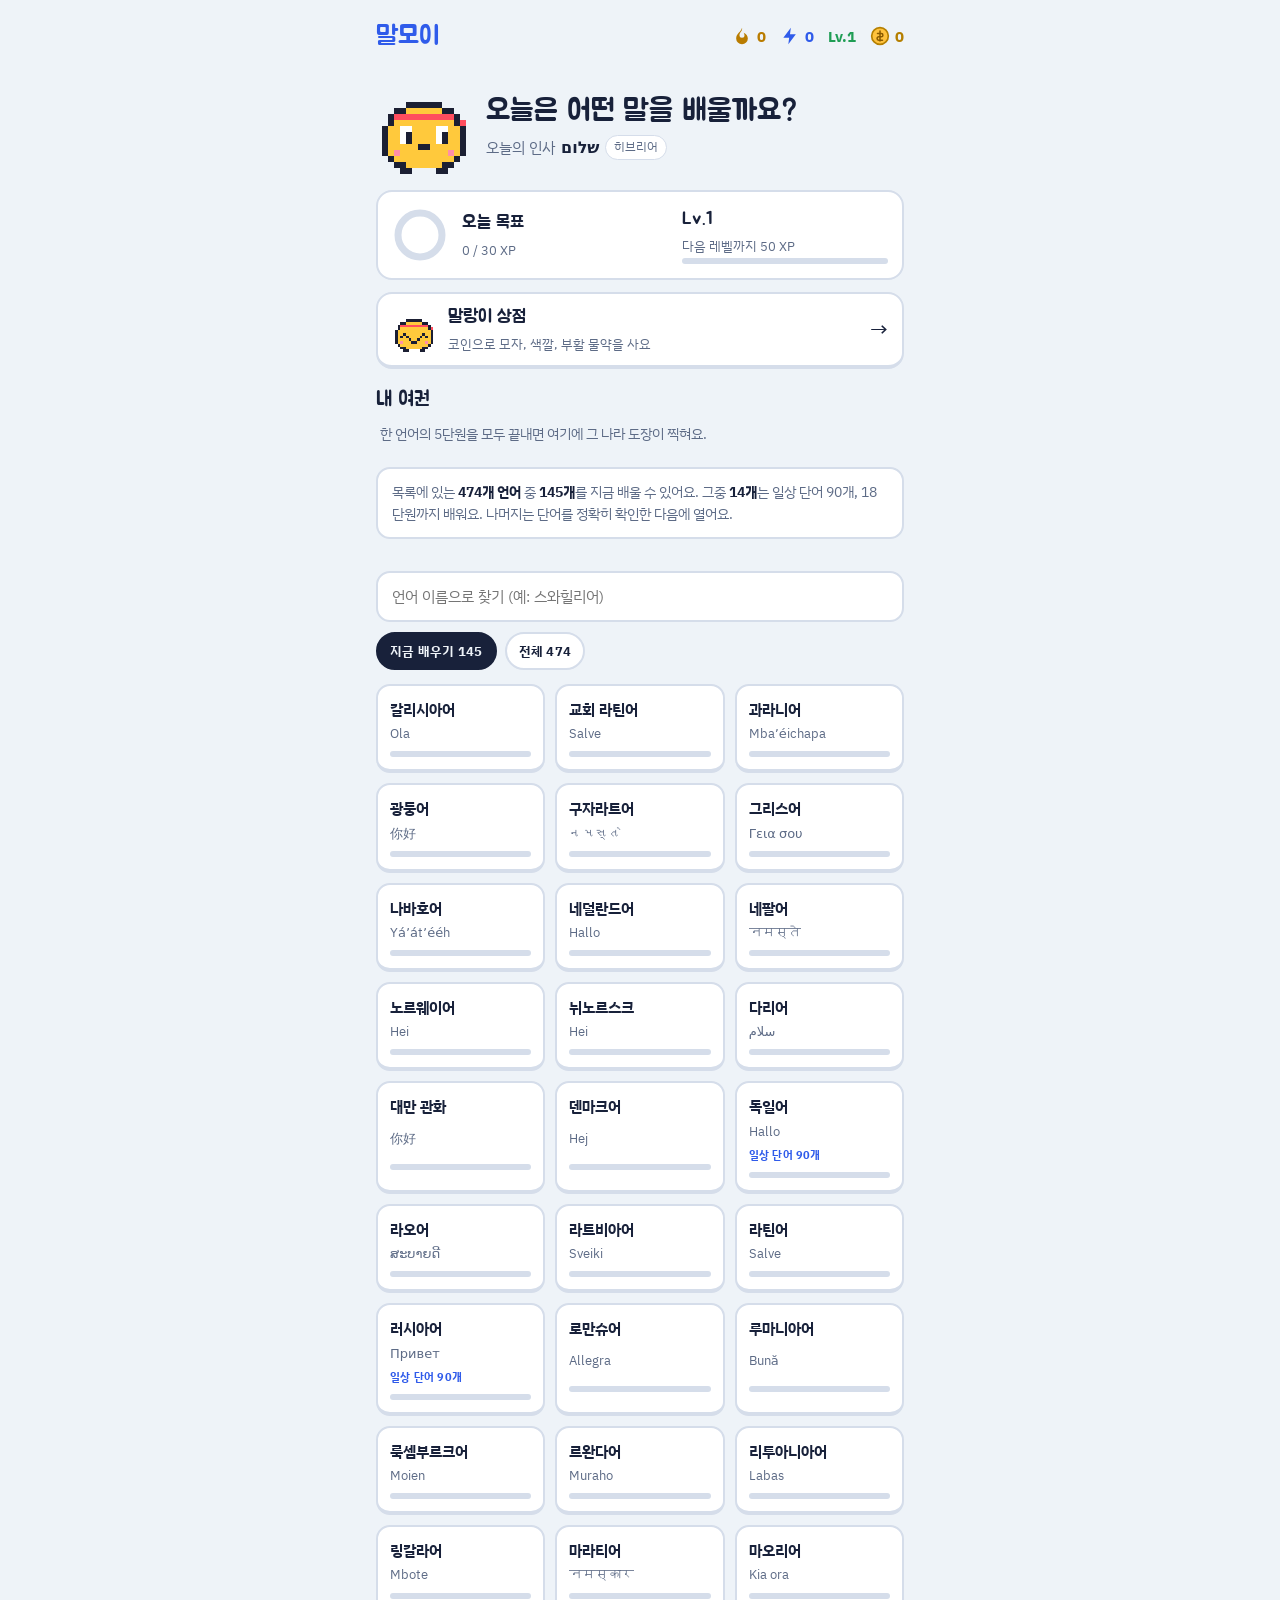
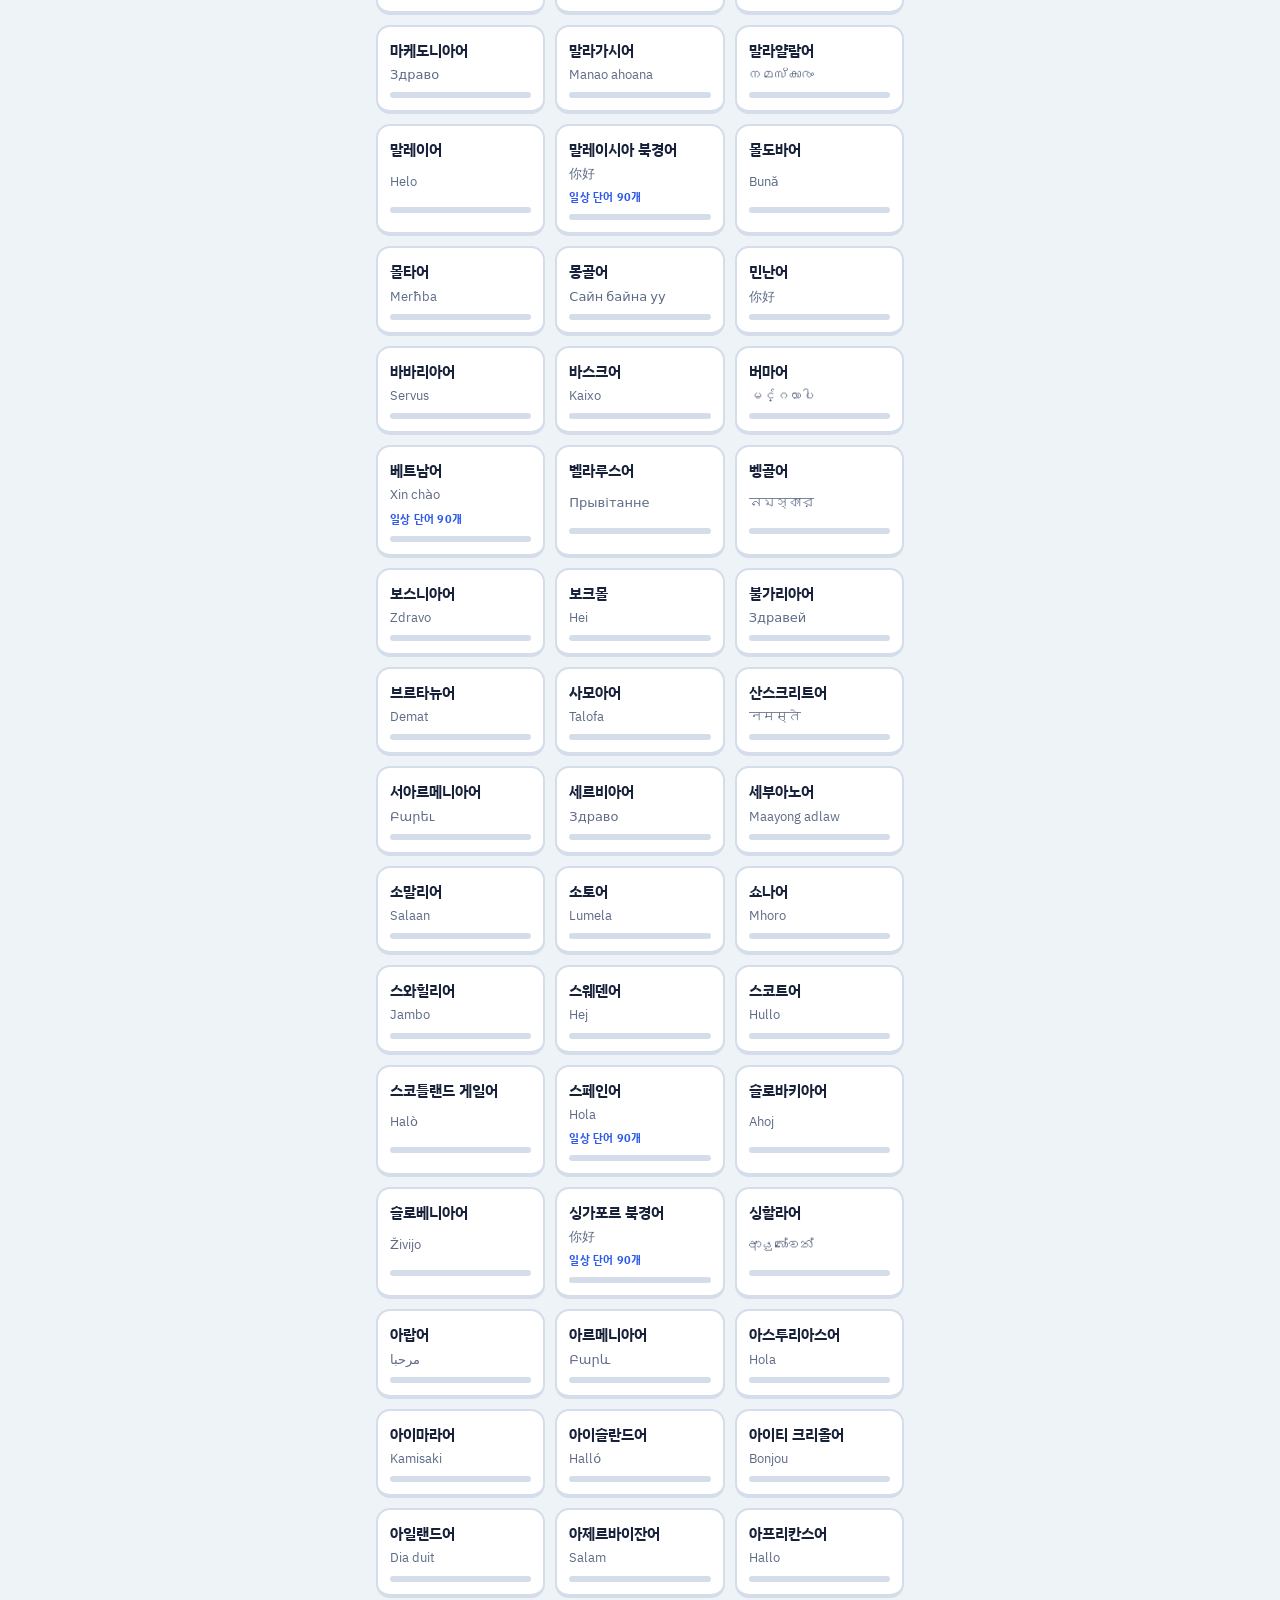
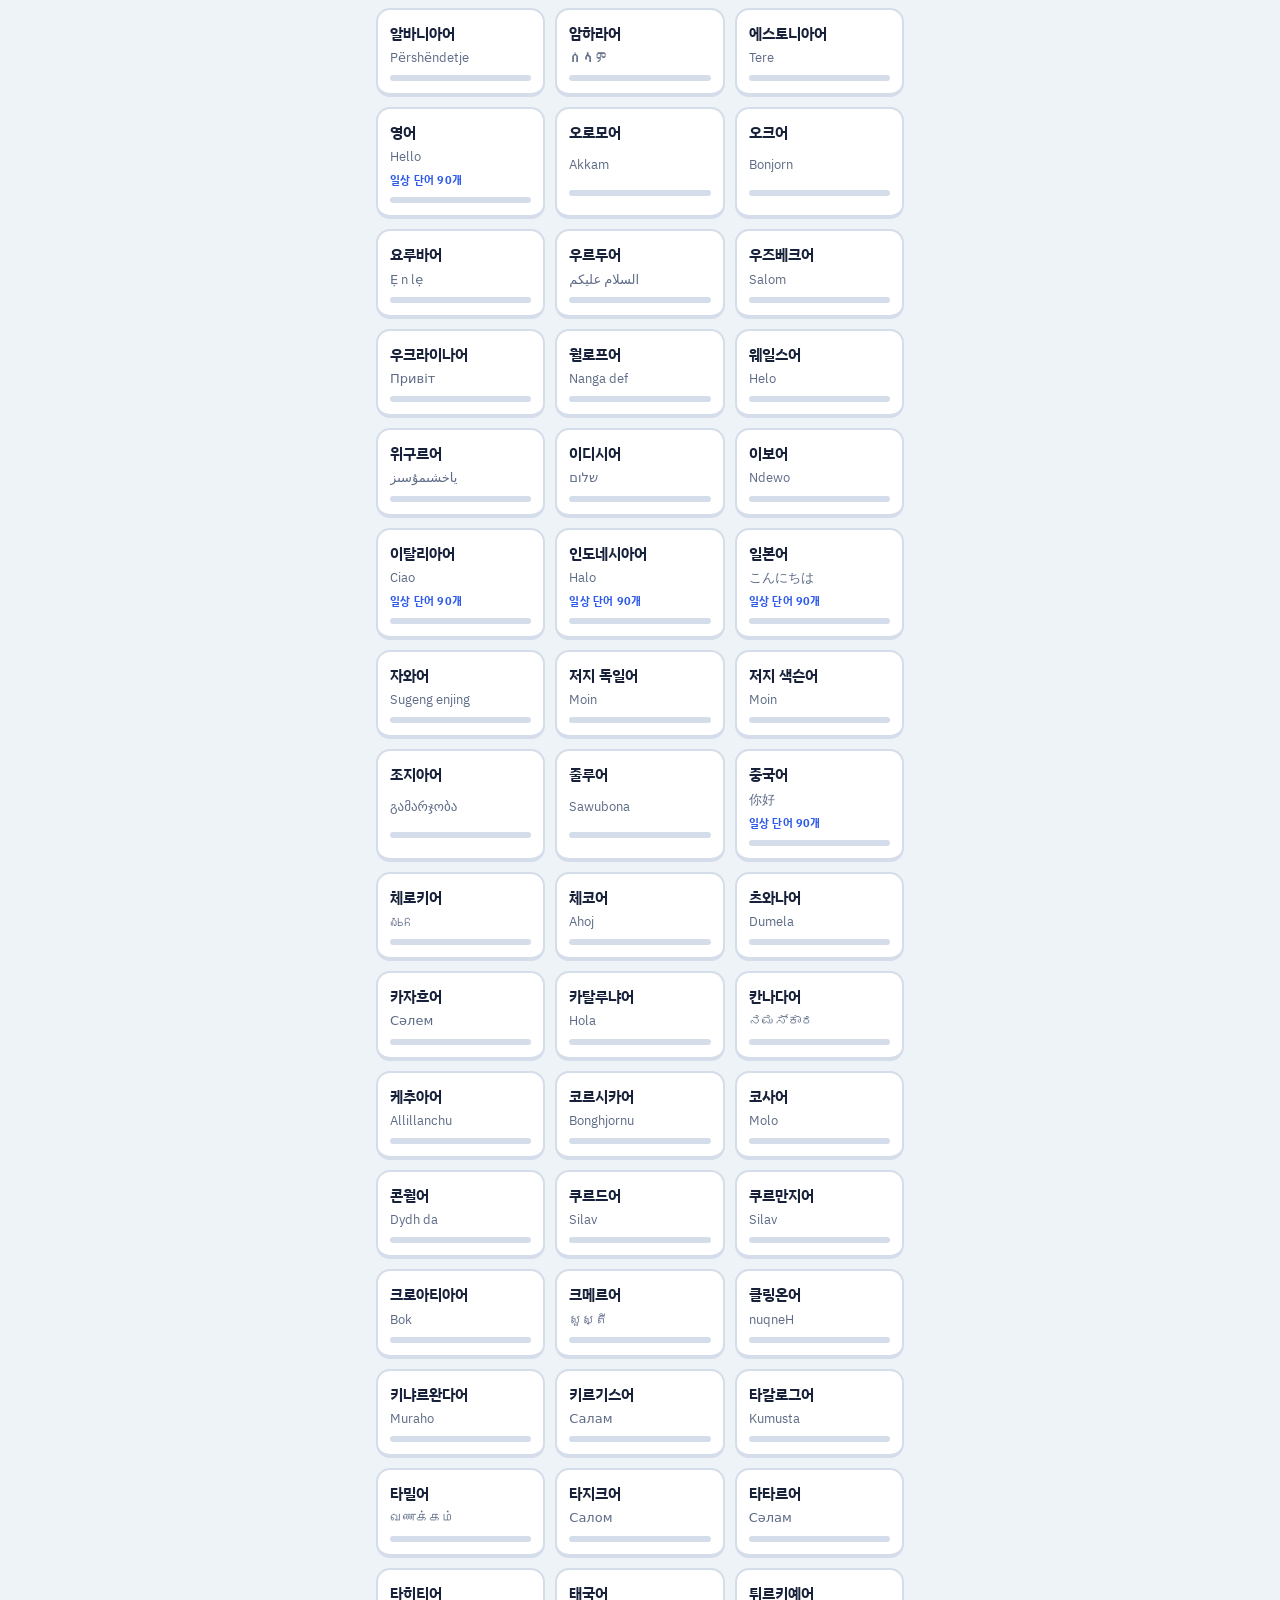
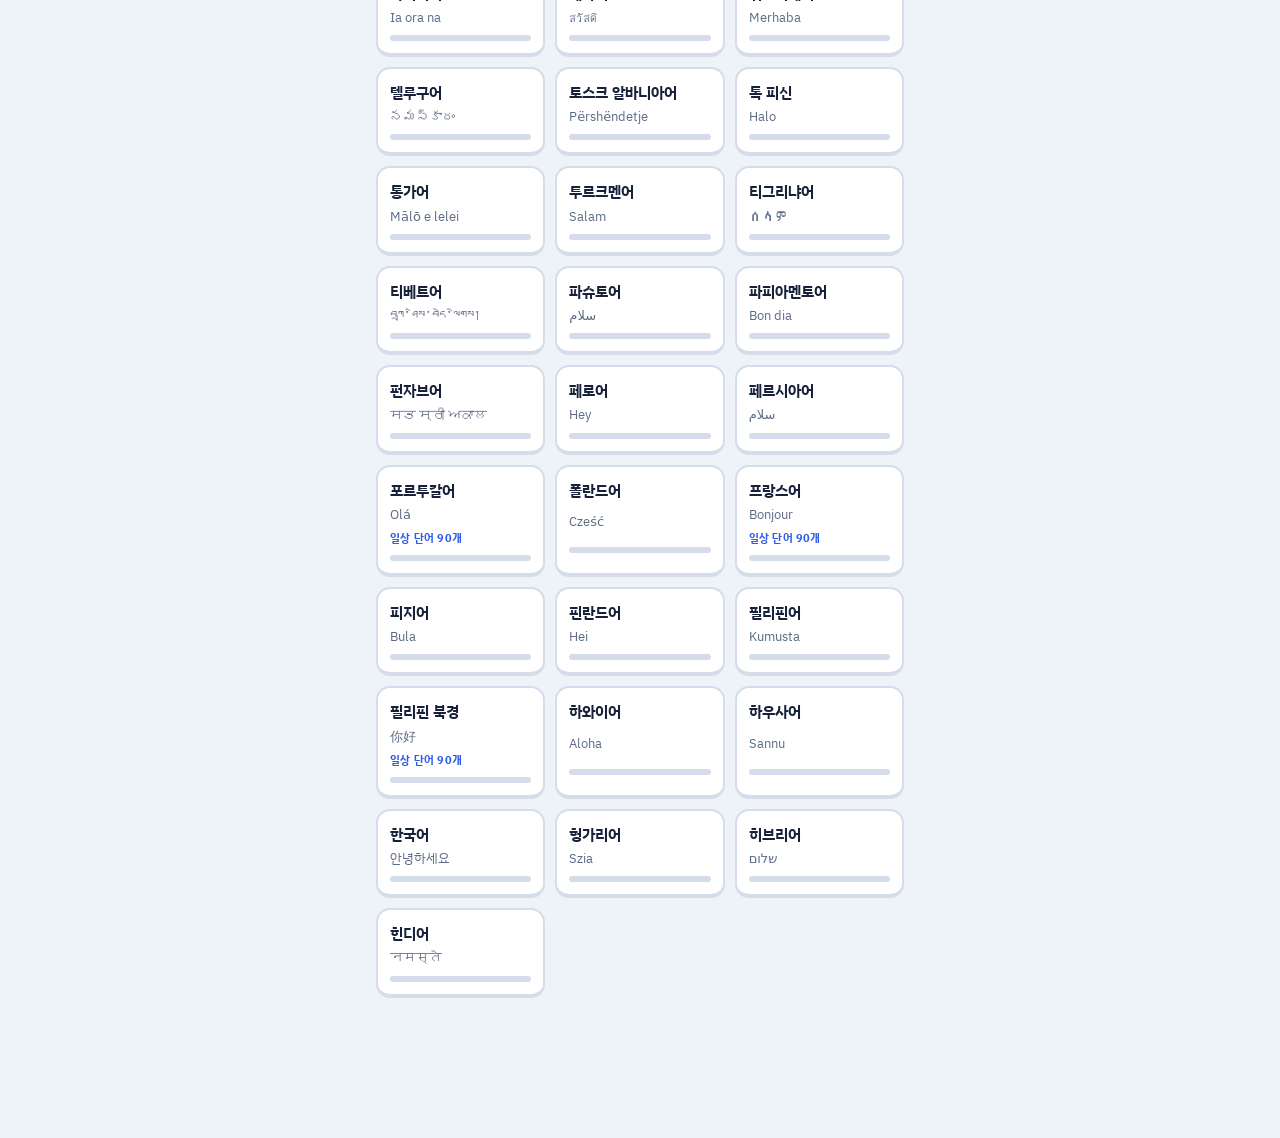
<file: index.html>
<!doctype html>
<html lang="ko">
<head>
<meta charset="utf-8">
<meta name="viewport" content="width=device-width, initial-scale=1, viewport-fit=cover">
<title>말모이 언어학교</title>
<link rel="preconnect" href="https://fonts.googleapis.com">
<link rel="preconnect" href="https://fonts.gstatic.com" crossorigin>
<link rel="stylesheet" href="https://fonts.googleapis.com/css2?family=Jua&family=IBM+Plex+Sans+KR:wght@400;500;700&display=swap">
<style>
/* Layout: 한 줄짜리 앱 화면(최대 560px) — 언어 고르기 → 단원 길 → 문제 카드 + 아래 고정 버튼 */
:root{
  --bg:#EEF3F8; --surface:#FFFFFF; --ink:#18213A; --muted:#5D6B86; --line:#D5DDEA;
  --accent:#2F5BEA; --accent-deep:#1E3DAA; --on-accent:#FFFFFF;
  --gold:#F2A900; --gold-deep:#B97C00;
  --good:#1F9D55; --good-bg:#DDF5E6; --bad:#D93A45; --bad-bg:#FBE1E3;
  --locked:#C3CCDA; --locked-deep:#9AA6BA;
  --display:"Jua","IBM Plex Sans KR",system-ui,sans-serif;
  --body:"IBM Plex Sans KR",system-ui,-apple-system,"Segoe UI","Noto Sans",sans-serif;
  color-scheme:light;
}
@media (prefers-color-scheme: dark){
  :root{
    --bg:#0F1524; --surface:#18203A; --ink:#E8EDF7; --muted:#9AA8C4; --line:#2A3555;
    --accent:#7090FF; --accent-deep:#3F5CCB; --on-accent:#0B1020;
    --gold:#FFC23D; --gold-deep:#B9860F;
    --good:#43D184; --good-bg:#12351F; --bad:#FF6B75; --bad-bg:#3A1519;
    --locked:#34405E; --locked-deep:#242D45;
    color-scheme:dark;
  }
}
*{box-sizing:border-box}
html,body{height:100%;margin:0}
body{background:var(--bg);color:var(--ink);font:15px/1.55 var(--body);-webkit-tap-highlight-color:transparent}
[hidden]{display:none!important}
button{font:inherit;color:inherit;cursor:pointer}
button:focus-visible,input:focus-visible{outline:3px solid var(--accent);outline-offset:2px}
.app{max-width:560px;margin:0 auto;padding-left:max(16px,env(safe-area-inset-left,0px));padding-right:max(16px,env(safe-area-inset-right,0px));padding-block:calc(16px + env(safe-area-inset-top,0px)) 140px}
h1,h2,h3{font-family:var(--display);font-weight:400;margin:0;text-wrap:balance;line-height:1.2}

/* 상단 상태줄 */
.topbar{display:flex;align-items:center;gap:12px;justify-content:space-between}
.brand{font-family:var(--display);font-size:26px;color:var(--accent)}
.stats{display:flex;gap:14px;font-weight:700;font-variant-numeric:tabular-nums}
.stat{display:flex;align-items:center;gap:5px}
.stat svg{width:20px;height:20px}
.stat.fire{color:var(--gold-deep)} .stat.xp{color:var(--accent)} .stat.heart{color:var(--bad)}
@media (prefers-color-scheme: dark){ .stat.fire{color:var(--gold)} }

/* 홈 */
.hero{margin-top:22px;display:grid;gap:6px}
.hero h1{font-size:30px}
.hero p{margin:0;color:var(--muted)}
.notice{margin-top:14px;padding:12px 14px;border-radius:14px;background:var(--surface);border:2px solid var(--line);color:var(--muted);font-size:14px}
.notice b{color:var(--ink)}
.continue{margin-top:14px;display:flex;align-items:center;gap:12px;padding:14px;border-radius:16px;background:var(--accent);color:var(--on-accent);border:0;border-bottom:4px solid var(--accent-deep);width:100%;text-align:left}
.continue .big{font-family:var(--display);font-size:20px}
.continue small{display:block;opacity:.85}
.continue .go{margin-left:auto;font-family:var(--display);font-size:22px}
.search{margin-top:18px;width:100%;padding:12px 14px;font:inherit;border-radius:14px;border:2px solid var(--line);background:var(--surface);color:var(--ink)}
.chips{display:flex;gap:8px;margin-top:10px;flex-wrap:wrap}
.chip{padding:7px 12px;border-radius:999px;border:2px solid var(--line);background:var(--surface);font-weight:700;font-size:13px;letter-spacing:.02em}
.chip[aria-pressed="true"]{background:var(--ink);color:var(--bg);border-color:var(--ink)}
.grid{margin-top:14px;display:grid;grid-template-columns:repeat(auto-fill,minmax(150px,1fr));gap:10px}
.lang{display:grid;gap:2px;text-align:left;padding:12px;border-radius:14px;background:var(--surface);border:2px solid var(--line);border-bottom-width:4px;min-width:0}
.lang .nm{font-weight:700;overflow-wrap:anywhere}
.lang .hi{font-size:13px;color:var(--muted);overflow:hidden;text-overflow:ellipsis;white-space:nowrap}
.lang .bar{height:6px;border-radius:6px;background:var(--line);margin-top:6px;overflow:hidden}
.lang .bar i{display:block;height:100%;background:var(--gold)}
.lang .tag{justify-self:start;margin-top:4px;font-size:11px;font-weight:700;color:var(--accent);letter-spacing:.02em}
.lang.soon{opacity:.6;border-bottom-width:2px}
.lang.soon .hi{font-style:normal}
.lang:not(.soon):hover{border-color:var(--accent)}
.empty{color:var(--muted);padding:20px 0}

/* 코스 */
.back{border:0;background:none;font-family:var(--display);font-size:18px;color:var(--muted);padding:6px 0}
.course-head{margin-top:8px;display:grid;gap:4px}
.course-head h2{font-size:30px}
.course-head p{margin:0;color:var(--muted)}
.path{margin:26px 0 10px;display:grid;gap:22px;justify-items:center}
.node{display:grid;justify-items:center;gap:6px}
.node button{width:76px;height:70px;border-radius:50%;border:0;font-family:var(--display);font-size:26px;color:var(--on-accent);background:var(--accent);box-shadow:0 6px 0 var(--accent-deep);transition:transform .1s}
.node button:active{transform:translateY(4px);box-shadow:0 2px 0 var(--accent-deep)}
.node.done button{background:var(--gold);box-shadow:0 6px 0 var(--gold-deep);color:#3A2600}
.node.locked button{background:var(--locked);box-shadow:0 6px 0 var(--locked-deep);color:var(--muted)}
.node.current button{animation:bob 1.6s ease-in-out infinite}
.node .lbl{font-weight:700;text-align:center;line-height:1.3}
.node .lbl small{display:block;font-weight:400;color:var(--muted)}
@keyframes bob{50%{transform:translateY(-5px)}}
.words{margin-top:28px;background:var(--surface);border-radius:18px;border:2px solid var(--line);overflow:hidden}
.words h3{font-size:20px;padding:14px 16px 6px}
.wrow{display:grid;grid-template-columns:84px 1fr auto;gap:10px;align-items:center;padding:10px 16px;border-top:1px solid var(--line)}
.wrow .ko{color:var(--muted);font-size:14px}
.wrow .fw{font-weight:700;min-width:0;overflow-wrap:anywhere}
.wrow .fw small{display:block;font-weight:400;color:var(--muted)}
.spk{width:38px;height:38px;border-radius:12px;border:2px solid var(--line);background:var(--bg);display:grid;place-items:center;color:var(--accent)}
.spk svg{width:20px;height:20px}

/* 레슨 */
.lhead{display:flex;align-items:center;gap:12px}
.x{border:0;background:none;font-size:26px;line-height:1;color:var(--muted);padding:4px}
.progress{flex:1;height:16px;border-radius:10px;background:var(--line);overflow:hidden}
.progress i{display:block;height:100%;width:0;background:var(--good);border-radius:10px;transition:width .35s}
.qtitle{margin-top:26px;font-size:24px}
.prompt{margin-top:18px;display:flex;align-items:center;gap:14px;padding:16px;border-radius:18px;background:var(--surface);border:2px solid var(--line)}
.prompt .word{font-size:28px;font-weight:700;line-height:1.25;min-width:0;overflow-wrap:anywhere}
.prompt .word small{display:block;font-size:15px;font-weight:400;color:var(--muted)}
.prompt .spk{width:52px;height:52px;flex:none;background:var(--accent);border-color:var(--accent-deep);color:var(--on-accent)}
.opts{margin-top:18px;display:grid;grid-template-columns:1fr 1fr;gap:10px}
.opt{position:relative;padding:16px 12px 14px;border-radius:16px;border:2px solid var(--line);border-bottom-width:4px;background:var(--surface);text-align:center;font-weight:700;font-size:17px;min-width:0;overflow-wrap:anywhere}
.opt small{display:block;font-weight:400;font-size:13px;color:var(--muted)}
.opt .k{position:absolute;top:6px;left:9px;font-size:11px;color:var(--muted);font-weight:500}
.opt[aria-pressed="true"]{border-color:var(--accent);background:color-mix(in srgb,var(--accent) 12%,var(--surface))}
.opt.right{border-color:var(--good);background:var(--good-bg)}
.opt.wrong{border-color:var(--bad);background:var(--bad-bg)}
.match{margin-top:18px;display:grid;grid-template-columns:1fr 1fr;gap:10px}
.match .col{display:grid;gap:10px;align-content:start}
.match .opt.gone{opacity:.35;pointer-events:none;border-bottom-width:2px}
.shake{animation:shake .3s}
@keyframes shake{25%{transform:translateX(-5px)}75%{transform:translateX(5px)}}

.foot{position:fixed;left:0;right:0;bottom:0;background:var(--bg);border-top:2px solid var(--line);padding-top:14px;padding-bottom:calc(14px + env(safe-area-inset-bottom,0px));padding-left:max(16px,env(safe-area-inset-left,0px));padding-right:max(16px,env(safe-area-inset-right,0px))}
.foot.ok{background:var(--good-bg);border-color:transparent}
.foot.no{background:var(--bad-bg);border-color:transparent}
.foot-in{max-width:560px;margin:0 auto;display:grid;gap:10px}
.fb{font-family:var(--display);font-size:22px}
.foot.ok .fb{color:var(--good)} .foot.no .fb{color:var(--bad)}
.fb small{display:block;font-family:var(--body);font-size:15px;color:var(--ink)}
.btn{width:100%;padding:14px;border-radius:16px;border:0;font-family:var(--display);font-size:20px;letter-spacing:.03em;background:var(--accent);color:var(--on-accent);box-shadow:0 4px 0 var(--accent-deep)}
.btn:active{transform:translateY(3px);box-shadow:0 1px 0 var(--accent-deep)}
.btn:disabled{background:var(--locked);color:var(--muted);box-shadow:0 4px 0 var(--locked-deep);cursor:default}
.foot.ok .btn{background:var(--good);box-shadow:0 4px 0 color-mix(in srgb,var(--good) 60%,#000)}
.foot.no .btn{background:var(--bad);box-shadow:0 4px 0 color-mix(in srgb,var(--bad) 60%,#000)}
.btn.ghost{background:var(--surface);color:var(--ink);box-shadow:0 4px 0 var(--line);border:2px solid var(--line)}

/* 결과 */
.result{margin-top:12vh;display:grid;gap:18px;text-align:center;justify-items:center}
.result h2{font-size:34px}
.result p{margin:0;color:var(--muted)}
.medal{width:120px;height:120px;border-radius:50%;display:grid;place-items:center;font-family:var(--display);font-size:46px;background:var(--gold);color:#3A2600;box-shadow:0 8px 0 var(--gold-deep)}
.medal.fail{background:var(--bad-bg);color:var(--bad);box-shadow:0 8px 0 var(--bad)}
.tiles{display:grid;grid-template-columns:repeat(3,1fr);gap:10px;width:100%}
.tile{padding:12px 8px;border-radius:14px;border:2px solid var(--line);background:var(--surface)}
.tile b{display:block;font-family:var(--display);font-size:24px;font-variant-numeric:tabular-nums}
.tile span{font-size:12px;color:var(--muted);letter-spacing:.04em}

.toast{position:fixed;left:50%;top:calc(12px + env(safe-area-inset-top,0px));transform:translateX(-50%);max-width:min(92vw,460px);background:var(--ink);color:var(--bg);padding:12px 16px;border-radius:14px;font-size:14px;z-index:20}
/* 전투 */
.arena{margin-top:14px;display:flex;align-items:flex-end;justify-content:space-between;gap:12px;padding:12px 18px 10px;border-radius:18px;background:color-mix(in srgb,var(--accent) 9%,var(--surface));border:2px solid var(--line);border-bottom:6px solid color-mix(in srgb,var(--good) 55%,var(--surface))}
.fighter{position:relative;display:grid;justify-items:center;gap:4px;width:104px}
.fighter .mas{width:64px;height:64px}
.monster{width:72px;height:72px}
.monster.boss{width:92px;height:92px}
.monster svg{width:100%;height:100%;display:block}
.hpbar{width:100%;height:8px;border-radius:6px;background:var(--line);overflow:hidden}
.hpbar i{display:block;height:100%;width:100%;transition:width .35s}
.me .hpbar i{background:var(--bad)}
.foe .hpbar i{background:var(--good)}
.fname{font-size:12px;font-weight:700;color:var(--muted);white-space:nowrap}
.vs{font-family:var(--display);font-size:20px;color:var(--muted);align-self:center}
.attack{animation:attack .4s}
@keyframes attack{40%{transform:translateX(28px) rotate(8deg)}}
.hurt{animation:hurt .4s}
@keyframes hurt{25%{transform:translateX(6px);filter:brightness(1.7)}75%{transform:translateX(-6px)}}
.lunge{animation:lunge .45s}
@keyframes lunge{40%{transform:translateX(-32px) scale(1.12)}}
.down{animation:down .7s forwards}
@keyframes down{to{transform:rotate(90deg) translateX(8px);opacity:.45}}
.pop-num{position:absolute;top:-8px;left:50%;transform:translateX(-50%);font-family:var(--display);font-size:22px;color:var(--bad);pointer-events:none;white-space:nowrap;animation:rise .9s forwards}
.pop-num.good{color:var(--good)}
@keyframes rise{to{transform:translate(-50%,-32px);opacity:0}}
.ko-wrap{position:relative;width:130px;height:130px}
.ko-wrap svg{width:100%;height:100%;filter:grayscale(.4)}
.ko-tag{position:absolute;right:-14px;top:6px;transform:rotate(14deg);font-family:var(--display);font-size:30px;color:var(--bad);border:3px solid var(--bad);border-radius:10px;padding:0 8px;background:var(--surface)}
.node button svg{width:52px;height:52px}
.node.boss button{width:100px;height:92px}
.node.boss button svg{width:76px;height:76px}
.node.locked button svg{filter:grayscale(1);opacity:.55}
/* 상점 */
.stat.coin{border:0;background:none;padding:0;color:#B57F00;font:inherit;font-weight:700}
.stat.coin svg{width:20px;height:20px}
.shop-link{margin-top:12px;width:100%;display:flex;align-items:center;gap:12px;padding:10px 14px;border-radius:16px;border:2px solid var(--line);border-bottom-width:4px;background:var(--surface);text-align:left}
.shop-link .mas{width:44px;height:44px}
.shop-link b{font-family:var(--display);font-weight:400;font-size:18px;display:block}
.shop-link small{color:var(--muted)}
.shop-link .go{margin-left:auto;font-family:var(--display);font-size:22px}
.shop-head{margin-top:8px;display:flex;align-items:center;gap:14px}
.shop-head h2{font-size:28px}
.shop-head p{margin:2px 0 0;color:var(--muted)}
.potion{margin-top:16px;display:flex;align-items:center;gap:12px;padding:14px;border-radius:16px;background:var(--surface);border:2px solid var(--line)}
.potion svg{width:40px;height:40px;flex:none}
.potion div{flex:1;min-width:0}
.potion b{display:block}
.potion small{color:var(--muted)}
.shop-sec{margin-top:20px;font-size:20px}
.shop-grid{margin-top:10px;display:grid;grid-template-columns:repeat(auto-fill,minmax(120px,1fr));gap:10px}
.item{display:grid;justify-items:center;gap:6px;padding:12px 8px;border-radius:16px;background:var(--surface);border:2px solid var(--line);text-align:center}
.item.on{border-color:var(--accent)}
.item .mas{width:64px;height:64px}
.ibtn{padding:8px 12px;border-radius:12px;border:0;background:var(--accent);color:var(--on-accent);font-weight:700;box-shadow:0 3px 0 var(--accent-deep);white-space:nowrap}
.item.on .ibtn{background:var(--surface);color:var(--accent);box-shadow:none;border:2px solid var(--accent)}
.btn.gold{background:var(--gold);color:#3A2600;box-shadow:0 4px 0 var(--gold-deep)}
@media (prefers-color-scheme: dark){ .stat.coin{color:var(--gold)} }
/* 새 문제 종류 */
.eq{display:block;font-size:22px;color:var(--accent);margin-top:4px}
.opts.ox .opt{padding:18px 12px}
.opt .big{display:block;font-family:var(--display);font-size:34px;line-height:1.1}
.opt.o .big{color:var(--good)}
.opt.x .big{color:var(--bad)}
.listen{margin-top:18px;display:grid;justify-items:center;gap:10px;padding:20px;border-radius:18px;background:var(--surface);border:2px solid var(--line)}
.spk.huge{width:96px;height:96px;border-radius:24px;background:var(--accent);border-color:var(--accent-deep);color:var(--on-accent)}
.spk.huge svg{width:44px;height:44px}
.slow{border:0;background:none;color:var(--accent);font-weight:700}
.prompt.seq{flex-wrap:wrap;gap:10px;font-size:22px;font-weight:700}
.blank{display:inline-grid;place-items:center;min-width:64px;padding:2px 12px;border-radius:10px;border:2px dashed var(--accent);color:var(--accent)}
.dot{color:var(--muted)}
.hint{margin:10px 2px 0;color:var(--muted);font-size:14px}
.type-in{margin-top:18px;width:100%;padding:16px;font:inherit;font-size:20px;border-radius:16px;border:2px solid var(--line);background:var(--surface);color:var(--ink)}
.built{margin-top:18px;min-height:64px;display:flex;flex-wrap:wrap;gap:8px;padding:10px;border-radius:16px;border:2px dashed var(--line);background:var(--surface);align-content:flex-start}
.type-in.right,.built.right{border-color:var(--good);background:var(--good-bg)}
.type-in.wrong,.built.wrong{border-color:var(--bad);background:var(--bad-bg)}
.bank{margin-top:14px;display:flex;flex-wrap:wrap;gap:8px;justify-content:center}
.lt{min-width:44px;padding:10px 12px;border-radius:12px;border:2px solid var(--line);border-bottom-width:4px;background:var(--surface);font-weight:700;font-size:18px}
.lt.used{visibility:hidden}
/* 재미 요소 */
#fx{position:fixed;inset:0;width:100%;height:100%;pointer-events:none;z-index:30}
.stat.lv{color:var(--good)}
.mas{width:56px;height:56px;flex:none}
.mas.big{width:96px;height:96px}
.mas svg{width:100%;height:100%;display:block}
.mas.hop{animation:hop .5s}
.mas.shake{animation:shake .35s}
@keyframes hop{30%{transform:translateY(-12px) rotate(-6deg)}60%{transform:translateY(0) rotate(4deg)}}
.hero-row{display:flex;align-items:center;gap:14px}
.hero-row .mas{animation:bob 2.4s ease-in-out infinite}
.daily{margin-top:6px;border:0;background:none;padding:0;color:var(--muted);text-align:left;display:flex;flex-wrap:wrap;align-items:center;gap:6px}
.daily b{color:var(--ink);font-size:16px}
.daily span{font-size:12px;padding:2px 8px;border-radius:999px;background:var(--surface);border:1px solid var(--line)}
.goal{margin-top:16px;display:grid;grid-template-columns:auto 1fr 1fr;gap:14px;align-items:center;padding:14px;border-radius:16px;background:var(--surface);border:2px solid var(--line)}
.ring{width:56px;height:56px;transform:rotate(-90deg)}
.ring circle{fill:none;stroke-width:7}
.ring .trk{stroke:var(--line)}
.ring .val{stroke:var(--gold);stroke-linecap:round;transition:stroke-dashoffset .6s}
.goal-t{display:grid;gap:2px;min-width:0}
.goal-t b{font-family:var(--display);font-weight:400;font-size:18px}
.goal-t span{font-size:13px;color:var(--muted)}
.lvbar{height:6px;border-radius:6px;background:var(--line);overflow:hidden;display:block}
.lvbar i{display:block;height:100%;background:var(--good)}
.passport{margin-top:18px}
.passport h3{font-size:20px}
.stamps{display:flex;gap:14px;overflow-x:auto;padding:12px 4px 8px}
.stamp{flex:none;width:96px;height:96px;border-radius:50%;border:4px double var(--bad);color:var(--bad);display:grid;place-content:center;text-align:center;gap:1px;transform:rotate(var(--r,-6deg));font-size:11px;line-height:1.2;padding:8px}
.stamp .st-name{font-family:var(--display);font-size:14px}
.stamp .st-word{font-weight:700;overflow:hidden;text-overflow:ellipsis;white-space:nowrap;max-width:70px}
.stamp.new{width:124px;height:124px;font-size:13px;animation:thump .5s}
@keyframes thump{0%{transform:scale(2.2) rotate(-14deg);opacity:0}70%{transform:scale(.95) rotate(-6deg);opacity:1}100%{transform:scale(1) rotate(-6deg)}}
.empty-s{color:var(--muted);font-size:14px;margin:0}
.blitz{margin-top:6px;width:100%;display:flex;align-items:center;gap:12px;padding:14px;border-radius:16px;border:2px solid var(--gold-deep);border-bottom-width:4px;background:color-mix(in srgb,var(--gold) 18%,var(--surface));text-align:left}
.blitz svg{width:30px;height:30px;color:var(--gold-deep);flex:none}
.blitz b{font-family:var(--display);font-weight:400;font-size:19px;display:block}
.blitz small{color:var(--muted)}
.blitz .go{margin-left:auto;font-family:var(--display);font-size:22px}
.coach{display:flex;align-items:center;gap:12px;margin-top:22px}
.coach .qtitle{margin-top:0;padding:10px 14px;border-radius:14px;background:var(--surface);border:2px solid var(--line);font-size:20px}
.combo{font-family:var(--display);color:var(--gold-deep);font-size:16px;white-space:nowrap}
.combo.pop{animation:pop .4s}
@keyframes pop{50%{transform:scale(1.5)}}
.combo-msg{display:inline-block;margin-top:4px;padding:2px 10px;border-radius:999px;background:var(--gold);color:#3A2600;font-family:var(--body);font-size:13px;font-weight:700}
.stat.time{color:var(--accent)}
.stat.time.low{color:var(--bad);animation:pop .5s infinite}
.result .lvup{font-family:var(--display);font-size:22px;color:var(--good)}
@media (prefers-color-scheme: dark){ .combo,.blitz svg{color:var(--gold)} }
@media (prefers-reduced-motion: reduce){*{animation:none!important;transition:none!important}}
@media (max-width:380px){.opts{grid-template-columns:1fr}}
</style>
</head>
<body>
<div class="app">
  <header class="topbar">
    <div class="brand">말모이</div>
    <div class="stats">
      <span class="stat fire" title="연속 학습일"><svg viewBox="0 0 24 24" fill="currentColor"><path d="M12 2c1 4-3 5-3 9a3 3 0 0 0 6 0c0-1-.5-2-1-3 3 1 5 4 5 7a7 7 0 0 1-14 0c0-6 6-8 7-13z"/></svg><b id="streak">0</b></span>
      <span class="stat xp" title="경험치"><svg viewBox="0 0 24 24" fill="currentColor"><path d="M13 2 4 14h7l-1 8 9-12h-7z"/></svg><b id="xp">0</b></span>
      <span class="stat lv" id="lv" title="레벨">Lv.1</span>
      <button class="stat coin" id="coinBtn" title="상점"><svg viewBox="0 0 24 24"><circle cx="12" cy="12" r="10" fill="#FFC23D" stroke="#B57F00" stroke-width="2"/><path d="M12 6v12M9 9h4.5a2 2 0 0 1 0 4h-3a2 2 0 0 0 0 4H15" stroke="#8A5A00" stroke-width="1.8" fill="none" stroke-linecap="round"/></svg><b id="coinN">0</b></button>
    </div>
  </header>

  <!-- 홈 -->
  <main id="home">
    <section class="hero">
      <div class="hero-row"><div class="mas big" id="homeMas"></div><div><h1>오늘은 어떤 말을 배울까요?</h1><button class="daily" id="daily"></button></div></div>
    </section>
    <section class="goal" id="goal"></section>
    <button class="shop-link" id="shopLink"><span class="mas" id="shopLinkMas"></span><span><b>말랑이 상점</b><small>코인으로 모자, 색깔, 부활 물약을 사요</small></span><span class="go">→</span></button>
    <div id="cont"></div>
    <section class="passport"><h3>내 여권</h3><div class="stamps" id="stamps"></div></section>
    <p class="notice" id="notice"></p>
    <input id="search" class="search" type="search" placeholder="언어 이름으로 찾기 (예: 스와힐리어)" autocomplete="off">
    <div class="chips" role="group" aria-label="보기">
      <button class="chip" id="fReady" aria-pressed="true"></button>
      <button class="chip" id="fAll" aria-pressed="false"></button>
    </div>
    <div class="grid" id="grid"></div>
  </main>

  <!-- 코스 -->
  <main id="course" hidden>
    <button class="back" id="toHome">← 언어 고르기</button>
    <div class="course-head">
      <h2 id="cName"></h2>
      <p id="cInfo"></p>
    </div>
    <div class="path" id="path"></div>
    <button class="blitz" id="blitzBtn"></button>
    <section class="words">
      <h3>단어장</h3>
      <div id="wlist"></div>
    </section>
  </main>

  <!-- 레슨 -->
  <main id="lesson" hidden>
    <div class="lhead">
      <button class="x" id="quit" aria-label="레슨 그만하기">✕</button>
      <div class="progress"><i id="prog"></i></div>
      <span class="combo" id="combo" hidden></span>
      <span class="stat time" id="timer" hidden>60초</span>
      <span class="stat heart" id="heartStat" title="하트"><svg viewBox="0 0 24 24" fill="currentColor"><path d="M12 21s-8-5.2-8-11a4.5 4.5 0 0 1 8-2.8A4.5 4.5 0 0 1 20 10c0 5.8-8 11-8 11z"/></svg><b id="hearts">5</b></span>
    </div>
    <div class="arena" id="arena">
      <div class="fighter me"><div class="mas" id="mas"></div><div class="hpbar"><i id="myHp"></i></div><span class="fname">말랑이</span></div>
      <span class="vs">VS</span>
      <div class="fighter foe"><div class="monster" id="foe"></div><div class="hpbar"><i id="foeHp"></i></div><span class="fname" id="foeName"></span></div>
    </div>
    <div id="qbox"></div>
  </main>

  <!-- 상점 -->
  <main id="shop" hidden>
    <button class="back" id="shopBack">← 홈으로</button>
    <div class="shop-head"><div class="mas big" id="shopMas"></div><div><h2>말랑이 상점</h2><p>가진 코인 <b id="shopCoins">0</b>개 · 몬스터를 물리치면 코인이 생겨요</p></div></div>
    <section class="potion"><svg viewBox="0 0 40 40" aria-hidden="true"><path d="M15 4h10v8l8 12a9 9 0 0 1-8 13H15a9 9 0 0 1-8-13l8-12z" fill="#FF6B8A" stroke="#B3324F" stroke-width="2"/><rect x="13" y="2" width="14" height="5" rx="2" fill="#8D6E63"/><circle cx="16" cy="26" r="2.5" fill="#fff" opacity=".7"/></svg><div><b>부활 물약</b><small>하트를 다 써도 하트 3개로 이어서 싸워요 · 가진 개수 <span id="potionN">0</span>개</small></div><button class="ibtn" id="buyPotion">25 코인</button></section>
    <h3 class="shop-sec">모자와 색깔</h3>
    <div class="shop-grid" id="shopGrid"></div>
  </main>

  <!-- 결과 -->
  <main id="result" hidden>
    <div class="result" id="rbox"></div>
  </main>
</div>

<footer class="foot" id="foot" hidden>
  <div class="foot-in">
    <div class="fb" id="fb" hidden></div>
    <button class="btn" id="action" disabled>확인</button>
  </div>
</footer>
<div class="toast" id="toast" hidden></div>
<canvas id="fx" aria-hidden="true"></canvas>

<script>
// 사용자가 준 언어 목록 전체
const ALL_NAMES = `가리푸나어, 가어, 가가우즈어, 가요어, 간다어, 간어, 갈리시아어, 그으즈어, 고려말, 교회 라틴어, 교회 슬라브어, 곤드어, 과들루프 크리올, 과라니어, 관체어, 광둥어, 구니가미어, 구자라트어, 그레보어, 그리스어, 그린란드어, 그바야어, 길라키어, 나바호어, 나와어, 나우루어, 나우아틀어, 나폴리어, 남아제르바이잔어, 네덜란드어, 네덜란드 저지 독일어, 네와르어, 네팔어, 노가이어, 노르웨이어, 뉘노르스크, 눠쑤어, 니안자어, 니암웨지어, 니오로어, 니우에어, 다르과어, 다리어, 다자어, 다야크어, 대만 관화, 덴마크어, 델라웨어어, 도그리어, 도그리브어, 독일어, 두알라어, 둥간어, 듈라어, 디베히어, 딩카어, 라디노어, 라딘어, 라로통가어, 라오어, 라이바바에어, 라자스탄어, 라트비아어, 라틴어, 라파누이어, 라푸아리아어, 란다어, 람바어, 러시아어, 레즈긴어, 로만슈어, 로지어, 롬바르디아어, 롬어, 루런어, 루마니아어, 루바룰루아어, 루바카탕가어, 루샤이어, 루신어, 루오어, 루이세뇨어, 룩셈부르크어, 룬다어, 룬디어, 룰레 사미어, 룽자어, 르완다어, 리투아니아어, 림뷔르흐어, 링갈라어, 마가히어, 마니푸르어, 마두라어, 마라티어, 마르와르어, 마르키즈어, 마리어, 마사이어, 마셜어, 마오리어, 마이틸리어, 마카사르어, 마케도니아어, 마푸둥군어, 만다르어, 만데어, 만주어, 말라가시어, 말라얄람어, 말레이어, 말레이시아 북경어, 망가레바어, 매사추세츠어, 맨어, 멘데어, 모리셔스 크리올어, 모시어, 모호크어, 목샤어, 몰도바어, 몰타어, 몽골어, 몽어, 무스코지어, 미낭카바우어, 미란다어, 미케네 그리스어, 미크맥어, 민난어, 민어(언어), 바뉴마스어, 바바리아어, 바사어, 바이어, 바스크어, 바시키르어, 반다어, 반달어, 발루치어, 발리어, 밤바라어, 버로어, 버마어, 베다 산스크리트어, 베르티어, 베자어, 베트남 문학 중국, 베트남어, 벤다어, 벨라루스어, 벰바어, 벵골어, 보스니아어, 보지푸리어, 보크몰, 보트어, 부기어, 부리아트어, 불가리아어, 브라지어, 브르타뉴어, 블랙풋어, 블린어, 비니어, 비슐라마어, 비콜어, 비하르어, 사르데냐어, 사마리아 아람어, 사모기티아어, 사모아어, 사사크어, 사포텍어, 산다웨어, 산스크리트어, 산탈어, 상고어, 상고 한어, 샤이엔어, 샤크어, 샨어, 샹어, 서아르메니아어, 세네카어, 세레르어, 세르비아어, 세부아노어, 세이셸 크리올, 센티널어, 셀쿠프어, 소그드어, 소르브어, 소말리어, 소토어, 손소롤어, 송가이어, 쇼나어, 수어, 수메르어, 수수어, 수쿠마어, 수화, 순다어, 스와티어, 스와힐리어, 스웨덴어, 스코트어, 스코틀랜드 게일어, 스페인어, 슬레이비어, 슬로바키아어, 슬로베니아어, 시다모어, 시리아어, 시칠리아어, 신디어, 싱가포르 북경어, 싱할라어, 아당메어, 아디게어, 아라곤어, 아라왁어, 아라우칸어, 아라파호어, 아람어, 아랍어, 아로마니아어, 아르메니아어, 아마미어, 아바르어, 아베스타어, 아삼어, 아스투리아스어, 아와드어, 아이누어, 아이마라어, 아이슬란드어, 아이티 크리올어, 아일랜드어, 아제르바이잔어, 아체어, 아촐리어, 아칸어, 아티카메쿠어, 아파르어, 아프리칸스어, 아프리힐리어, 알레만어, 알류트어, 알바니아어, 알제리 아랍어, 암하라어, 압하스어, 야오어, 야에야마어, 야쿠트어, 야프어, 에르지아어, 에스토니아어, 에야크어, 에원도어, 에웨어, 에카주크어, 에피크어, 엘람어, 영어, 오네이다어, 오논다가어, 오로모어, 오리야어, 오세이지어, 오세트어, 오스트랄어, 오지브와어, 오크어, 오키나와어, 요나구니어, 와라이어, 와샹어, 와쇼어, 왈라모어, 왈롱어, 왈리스어, 요루바어, 우가리트어, 우드무르트어, 우르두어, 우어, 우즈베크어, 우크라이나어, 움분두어, 월로프어, 웨일스어, 위구르어, 유대 아람어, 은데벨레어, 은동가어, 은제마어, 은콜레어, 응가나산어, 이누크티투트어, 이누피아크어, 이디시어, 이반어, 이보어, 이조어, 이집트 아랍어, 이탈리아어, 인구시어, 인도네시아어, 일로코어, 일본어, 자가와어, 자르마어, 자와어, 잔데어, 재일한국어, 저지 독일어, 저지 색슨어, 제나가어, 제주어, 조지아어, 종카어, 좡어, 주니어, 줄루어, 중국어, 중국조선어, 징포어, 차가타이어, 차모로어, 차바카노어, 차이자어, 체로키어, 체첸어, 체코어, 촉토어, 총가어, 추바슈어, 추크어, 츠와나어, 치누크 통상어, 치브차어, 치페위안어, 침시아어, 카누리어, 카넴부어, 카도어, 카라차이발카르어, 카라칼파크어, 카렌어, 카리브어, 카바르디아어, 카빌어, 카슈미르어, 카슈브어, 카슈비아어, 카시어, 카유가어, 카위어, 카자흐어, 카친어, 카탈루냐어, 칸나다어, 칼리나어, 칼미크어, 캄바어, 케추아어, 코만치어, 코르시카어, 코미어, 코사어, 코스라에어, 콘월어, 콘칸어, 콩고어, 콰냐마어, 쾰른어, 쿠루흐어, 쿠르드어, 쿠르만지어, 쿠미크어, 쿠테나이어, 크로아티아어, 크리올어, 크리어, 크림 타타르어, 크메르어, 크펠레어, 클링온어, 키냐르완다어, 키르기스어, 키리바시어, 키쿠유어, 타갈로그어, 타라슈케비차, 타란토어, 타마셰크어, 타마지트어, 타밀어, 타지크어, 타체히트어, 타타르어, 타히티어, 태국어, 튀르키예어, 테다어, 테레나어, 테툼어, 텔루구어, 템네어, 토비안어, 토스크 알바니아어, 토켈라우어, 토하라어, 톡 피신, 통가어, 통아어, 투르크멘어, 투발루어, 투바어, 투스카로라어, 투아모투어, 툼부카어, 트위어, 틀링깃어, 티그레어, 티그리냐어, 티베트어, 티브어, 파슈토어, 파투아어, 파피아멘토어, 판티어, 팔라우어, 팔레비어, 팔리어, 팜팡가어, 팡가시난어, 팡어, 펀자브어, 페로어, 페르시아어, 펜실베이니아 독일어, 포르투갈어, 폰어, 폰페이어, 푸투나어, 폴란드어, 풀라어, 프랑스어, 피지어, 피지 힌디어, 핀란드어, 필리핀어, 필리핀 북경, 핏케언어, 하와이어, 하우사어, 하이다어, 하치조어, 하카어, 한국어, 한문, 헝가리어, 헤레로어, 호탄어, 후파어, 히리 모투, 히마찰어, 히브리어, 힌디어, 힐리가이노어`.split(",").map(s => s.trim()).filter(Boolean);

// 배울 단어 (순서 고정): 기초 10개 + 일상 80개
const KO = ["안녕하세요", "고마워요", "네", "아니요", "물", "하나", "둘", "셋", "엄마", "잘 가요",
  "아빠", "아들", "딸", "친구", "아기", "남자", "여자", "가족",
  "빵", "고기", "우유", "커피", "사과", "달걀", "쌀", "소금",
  "개", "고양이", "새", "물고기", "말 (동물)", "소", "돼지", "닭",
  "빨강", "파랑", "노랑", "초록", "하양", "검정", "회색", "주황",
  "넷", "다섯", "여섯", "일곱", "여덟", "아홉", "열", "백",
  "오늘", "내일", "어제", "아침", "밤", "지금", "날 (하루)", "시간",
  "집", "학교", "가게", "병원", "길", "도시", "나라", "화장실",
  "큰", "작은", "좋은", "나쁜", "뜨거운", "차가운", "새로운", "예쁜",
  "먹다", "마시다", "가다", "오다", "보다", "자다", "말하다", "사랑하다",
  "미안해요", "부탁해요", "괜찮아요", "얼마예요?", "몰라요", "사랑해요", "축하해요", "잘 자요"];

// 단원: 어떤 단어를 배우는지, 어떤 몬스터가 나오는지
const span = (a, b) => Array.from({ length: b - a + 1 }, (_, i) => a + i);
const BASE_LESSONS = [
  { t: "인사", d: "만나고 헤어질 때", w: [0, 1, 9], foe: "인사 슬라임" },
  { t: "대답", d: "네와 아니요", w: [2, 3], foe: "대답 박쥐" },
  { t: "숫자", d: "하나, 둘, 셋", w: [5, 6, 7], foe: "숫자 골렘" },
  { t: "생활", d: "물과 엄마", w: [4, 8], foe: "생활 유령" },
  { t: "기초 복습", d: "기초 단어 10개", w: span(0, 9), foe: "단어 대왕", boss: true, review: true }
];
const EXT_LESSONS = [
  { t: "가족", d: "아빠, 친구, 아기", w: span(10, 17), foe: "식구 슬라임" },
  { t: "음식", d: "빵, 우유, 커피", w: span(18, 25), foe: "먹보 박쥐" },
  { t: "동물", d: "개, 고양이, 새", w: span(26, 33), foe: "동물 골렘" },
  { t: "색깔", d: "빨강, 파랑, 노랑", w: span(34, 41), foe: "물감 유령" },
  { t: "중간 복습", d: "가족부터 색깔까지", w: span(10, 41), foe: "중간 대왕", boss: true, review: true },
  { t: "숫자 2", d: "넷부터 백까지", w: span(42, 49), foe: "계산 슬라임" },
  { t: "시간", d: "오늘, 내일, 지금", w: span(50, 57), foe: "시계 박쥐" },
  { t: "장소", d: "집, 학교, 병원", w: span(58, 65), foe: "길잃은 골렘" },
  { t: "꾸미는 말", d: "큰, 작은, 예쁜", w: span(66, 73), foe: "변덕 유령" },
  { t: "복습 2", d: "숫자부터 꾸미는 말까지", w: span(42, 73), foe: "형용사 대왕", boss: true, review: true },
  { t: "움직임", d: "먹다, 가다, 자다", w: span(74, 81), foe: "행동 슬라임" },
  { t: "생활 표현", d: "미안해요, 얼마예요?", w: span(82, 89), foe: "수다 박쥐" },
  { t: "최종 보스", d: "단어 90개 전부", w: span(0, 89), foe: "언어 마왕", boss: true, review: true }
];
const BASE_N = BASE_LESSONS.length;
let LESSONS = BASE_LESSONS;

// [음성 코드, 단어 10개] — "글자|읽는 법"
const L = {
  "영어": ["en-US","Hello","Thank you","Yes","No","Water","One","Two","Three","Mother","Goodbye"],
  "스페인어": ["es-ES","Hola","Gracias","Sí","No","Agua","Uno","Dos","Tres","Madre","Adiós"],
  "프랑스어": ["fr-FR","Bonjour","Merci","Oui","Non","Eau","Un","Deux","Trois","Mère","Au revoir"],
  "독일어": ["de-DE","Hallo","Danke","Ja","Nein","Wasser","Eins","Zwei","Drei","Mutter","Tschüss"],
  "이탈리아어": ["it-IT","Ciao","Grazie","Sì","No","Acqua","Uno","Due","Tre","Madre","Arrivederci"],
  "포르투갈어": ["pt-BR","Olá","Obrigado","Sim","Não","Água","Um","Dois","Três","Mãe","Tchau"],
  "네덜란드어": ["nl-NL","Hallo","Dank je","Ja","Nee","Water","Een","Twee","Drie","Moeder","Doei"],
  "스웨덴어": ["sv-SE","Hej","Tack","Ja","Nej","Vatten","Ett","Två","Tre","Mamma","Hej då"],
  "노르웨이어": ["nb-NO","Hei","Takk","Ja","Nei","Vann","En","To","Tre","Mor","Ha det"],
  "덴마크어": ["da-DK","Hej","Tak","Ja","Nej","Vand","En","To","Tre","Mor","Farvel"],
  "핀란드어": ["fi-FI","Hei","Kiitos","Kyllä","Ei","Vesi","Yksi","Kaksi","Kolme","Äiti","Näkemiin"],
  "아이슬란드어": ["is-IS","Halló","Takk","Já","Nei","Vatn","Einn","Tveir","Þrír","Móðir","Bless"],
  "폴란드어": ["pl-PL","Cześć","Dziękuję","Tak","Nie","Woda","Jeden","Dwa","Trzy","Matka","Do widzenia"],
  "체코어": ["cs-CZ","Ahoj","Děkuji","Ano","Ne","Voda","Jedna","Dva","Tři","Matka","Na shledanou"],
  "슬로바키아어": ["sk-SK","Ahoj","Ďakujem","Áno","Nie","Voda","Jeden","Dva","Tri","Matka","Dovidenia"],
  "러시아어": ["ru-RU","Привет|privet","Спасибо|spasibo","Да|da","Нет|net","Вода|voda","Один|odin","Два|dva","Три|tri","Мама|mama","До свидания|do svidaniya"],
  "우크라이나어": ["uk-UA","Привіт|pryvit","Дякую|dyakuyu","Так|tak","Ні|ni","Вода|voda","Один|odyn","Два|dva","Три|try","Мама|mama","До побачення|do pobachennya"],
  "벨라루스어": ["be-BY","Прывітанне|pryvitannie","Дзякуй|dziakuj","Так|tak","Не|nie","Вада|vada","Адзін|adzin","Два|dva","Тры|try","Маці|maci","Да пабачэння|da pabačennia"],
  "불가리아어": ["bg-BG","Здравей|zdravey","Благодаря|blagodarya","Да|da","Не|ne","Вода|voda","Едно|edno","Две|dve","Три|tri","Майка|mayka","Довиждане|dovizhdane"],
  "세르비아어": ["sr-RS","Здраво|zdravo","Хвала|hvala","Да|da","Не|ne","Вода|voda","Један|jedan","Два|dva","Три|tri","Мајка|majka","Довиђења|doviđenja"],
  "크로아티아어": ["hr-HR","Bok","Hvala","Da","Ne","Voda","Jedan","Dva","Tri","Majka","Doviđenja"],
  "슬로베니아어": ["sl-SI","Živijo","Hvala","Da","Ne","Voda","Ena","Dva","Tri","Mama","Nasvidenje"],
  "마케도니아어": ["mk-MK","Здраво|zdravo","Благодарам|blagodaram","Да|da","Не|ne","Вода|voda","Еден|eden","Два|dva","Три|tri","Мајка|majka","Довидување|doviduvanje"],
  "알바니아어": ["sq-AL","Përshëndetje","Faleminderit","Po","Jo","Ujë","Një","Dy","Tre","Nënë","Mirupafshim"],
  "루마니아어": ["ro-RO","Bună","Mulțumesc","Da","Nu","Apă","Unu","Doi","Trei","Mamă","La revedere"],
  "헝가리어": ["hu-HU","Szia","Köszönöm","Igen","Nem","Víz","Egy","Kettő","Három","Anya","Viszlát"],
  "그리스어": ["el-GR","Γεια σου|geia sou","Ευχαριστώ|efcharistó","Ναι|nai","Όχι|óchi","Νερό|neró","Ένα|éna","Δύο|dýo","Τρία|tría","Μητέρα|mitéra","Αντίο|antío"],
  "튀르키예어": ["tr-TR","Merhaba","Teşekkürler","Evet","Hayır","Su","Bir","İki","Üç","Anne","Hoşça kal"],
  "아랍어": ["ar-SA","مرحبا|marhaban","شكرا|shukran","نعم|naʿam","لا|lā","ماء|māʾ","واحد|wāḥid","اثنان|ithnān","ثلاثة|thalātha","أم|umm","مع السلامة|maʿa as-salāma"],
  "히브리어": ["he-IL","שלום|shalom","תודה|toda","כן|ken","לא|lo","מים|mayim","אחת|achat","שתיים|shtayim","שלוש|shalosh","אמא|ima","להתראות|lehitraot"],
  "페르시아어": ["fa-IR","سلام|salâm","ممنون|mamnun","بله|bale","نه|na","آب|âb","یک|yek","دو|do","سه|se","مادر|mâdar","خداحافظ|khodâhâfez"],
  "힌디어": ["hi-IN","नमस्ते|namaste","धन्यवाद|dhanyavaad","हाँ|haan","नहीं|nahin","पानी|paani","एक|ek","दो|do","तीन|teen","माँ|maa","अलविदा|alvida"],
  "우르두어": ["ur-PK","السلام علیکم|assalam-o-alaikum","شکریہ|shukriya","ہاں|haan","نہیں|nahin","پانی|paani","ایک|ek","دو|do","تین|teen","ماں|maan","خدا حافظ|khuda hafiz"],
  "벵골어": ["bn-IN","নমস্কার|nomoshkar","ধন্যবাদ|dhonnobad","হ্যাঁ|hyan","না|na","জল|jol","এক|ek","দুই|dui","তিন|tin","মা|ma","বিদায়|biday"],
  "네팔어": ["ne-NP","नमस्ते|namaste","धन्यवाद|dhanyabad","हो|ho","होइन|hoina","पानी|pani","एक|ek","दुई|dui","तीन|tin","आमा|ama","फेरि भेटौँला|pheri bhetaunla"],
  "타밀어": ["ta-IN","வணக்கம்|vanakkam","நன்றி|nandri","ஆம்|aam","இல்லை|illai","தண்ணீர்|thanneer","ஒன்று|ondru","இரண்டு|irandu","மூன்று|moondru","அம்மா|amma","போய் வருகிறேன்|poi varugiren"],
  "산스크리트어": ["sa-IN","नमस्ते|namaste","धन्यवादः|dhanyavādaḥ","आम्|ām","न|na","जलम्|jalam","एकम्|ekam","द्वे|dve","त्रीणि|trīṇi","माता|mātā","पुनर्दर्शनाय|punardarśanāya"],
  "태국어": ["th-TH","สวัสดี|sawatdi","ขอบคุณ|khop khun","ใช่|chai","ไม่|mai","น้ำ|nam","หนึ่ง|nueng","สอง|song","สาม|sam","แม่|mae","ลาก่อน|la kon"],
  "베트남어": ["vi-VN","Xin chào","Cảm ơn","Vâng","Không","Nước","Một","Hai","Ba","Mẹ","Tạm biệt"],
  "인도네시아어": ["id-ID","Halo","Terima kasih","Ya","Tidak","Air","Satu","Dua","Tiga","Ibu","Selamat tinggal"],
  "말레이어": ["ms-MY","Helo","Terima kasih","Ya","Tidak","Air","Satu","Dua","Tiga","Ibu","Selamat tinggal"],
  "타갈로그어": ["fil-PH","Kumusta","Salamat","Oo","Hindi","Tubig","Isa","Dalawa","Tatlo","Nanay","Paalam"],
  "일본어": ["ja-JP","こんにちは|konnichiwa","ありがとう|arigatō","はい|hai","いいえ|iie","水|mizu","一|ichi","二|ni","三|san","母|haha","さようなら|sayōnara"],
  "중국어": ["zh-CN","你好|nǐ hǎo","谢谢|xièxie","是|shì","不|bù","水|shuǐ","一|yī","二|èr","三|sān","妈妈|māma","再见|zàijiàn"],
  "광둥어": ["zh-HK","你好|nei5 hou2","多謝|do1 ze6","係|hai6","唔係|m4 hai6","水|seoi2","一|jat1","二|ji6","三|saam1","媽媽|maa4 maa1","再見|zoi3 gin3"],
  "한국어": ["ko-KR","안녕하세요|annyeonghaseyo","고마워요|gomawoyo","네|ne","아니요|aniyo","물|mul","하나|hana","둘|dul","셋|set","엄마|eomma","잘 가요|jal gayo"],
  "몽골어": ["mn-MN","Сайн байна уу|sain baina uu","Баярлалаа|bayarlalaa","Тийм|tiim","Үгүй|ügüi","Ус|us","Нэг|neg","Хоёр|khoyor","Гурав|gurav","Ээж|eej","Баяртай|bayartai"],
  "카자흐어": ["kk-KZ","Сәлем|sälem","Рахмет|rakhmet","Иә|iä","Жоқ|zhoq","Су|su","Бір|bir","Екі|eki","Үш|üsh","Ана|ana","Сау бол|sau bol"],
  "우즈베크어": ["uz-UZ","Salom","Rahmat","Ha","Yoʻq","Suv","Bir","Ikki","Uch","Ona","Xayr"],
  "조지아어": ["ka-GE","გამარჯობა|gamarjoba","მადლობა|madloba","კი|k'i","არა|ara","წყალი|ts'q'ali","ერთი|erti","ორი|ori","სამი|sami","დედა|deda","ნახვამდის|nakhvamdis"],
  "아르메니아어": ["hy-AM","Բարև|barev","Շնորհակալություն|shnorhakalutyun","Այո|ayo","Ոչ|voch","Ջուր|jur","Մեկ|mek","Երկու|yerku","Երեք|yerek","Մայր|mayr","Ցտեսություն|tstesutyun"],
  "스와힐리어": ["sw-KE","Jambo","Asante","Ndiyo","Hapana","Maji","Moja","Mbili","Tatu","Mama","Kwaheri"],
  "줄루어": ["zu-ZA","Sawubona","Ngiyabonga","Yebo","Cha","Amanzi","Kunye","Kubili","Kuthathu","Umama","Sala kahle"],
  "하우사어": ["ha-NG","Sannu","Na gode","I","A'a","Ruwa","Ɗaya","Biyu","Uku","Uwa","Sai an jima"],
  "암하라어": ["am-ET","ሰላም|selam","አመሰግናለሁ|ameseginalehu","አዎ|awo","አይ|ay","ውሃ|wiha","አንድ|and","ሁለት|hulet","ሦስት|sost","እናት|enat","ደህና ሁን|dehna hun"],
  "아프리칸스어": ["af-ZA","Hallo","Dankie","Ja","Nee","Water","Een","Twee","Drie","Ma","Totsiens"],
  "웨일스어": ["cy-GB","Helo","Diolch","Ie","Na","Dŵr","Un","Dau","Tri","Mam","Hwyl fawr"],
  "아일랜드어": ["ga-IE","Dia duit","Go raibh maith agat","Sea","Ní hea","Uisce","A haon","A dó","A trí","Máthair","Slán"],
  "스코틀랜드 게일어": ["gd-GB","Halò","Tapadh leat","Tha","Chan eil","Uisge","Aon","Dhà","Trì","Màthair","Mar sin leat"],
  "에스토니아어": ["et-EE","Tere","Aitäh","Jah","Ei","Vesi","Üks","Kaks","Kolm","Ema","Head aega"],
  "라트비아어": ["lv-LV","Sveiki","Paldies","Jā","Nē","Ūdens","Viens","Divi","Trīs","Māte","Uz redzēšanos"],
  "리투아니아어": ["lt-LT","Labas","Ačiū","Taip","Ne","Vanduo","Vienas","Du","Trys","Mama","Viso gero"],
  "라틴어": ["la","Salve","Gratias","Ita","Minime","Aqua","Unus","Duo","Tres","Mater","Vale"],
  "카탈루냐어": ["ca-ES","Hola","Gràcies","Sí","No","Aigua","Un","Dos","Tres","Mare","Adéu"],
  "바스크어": ["eu-ES","Kaixo","Eskerrik asko","Bai","Ez","Ura","Bat","Bi","Hiru","Ama","Agur"],
  "갈리시아어": ["gl-ES","Ola","Grazas","Si","Non","Auga","Un","Dous","Tres","Nai","Adeus"],
  "룩셈부르크어": ["lb-LU","Moien","Merci","Jo","Neen","Waasser","Eent","Zwee","Dräi","Mamm","Äddi"],
  "몰타어": ["mt-MT","Merħba","Grazzi","Iva","Le","Ilma","Wieħed","Tnejn","Tlieta","Omm","Saħħa"],
  "이디시어": ["yi","שלום|sholem","אַ דאַנק|a dank","יאָ|yo","ניין|neyn","וואַסער|vaser","איינס|eyns","צוויי|tsvey","דרײַ|dray","מאַמע|mame","זײַ געזונט|zay gezunt"],
  "하와이어": ["haw","Aloha","Mahalo","ʻAe","ʻAʻole","Wai","ʻEkahi","ʻElua","ʻEkolu","Makuahine","A hui hou"],
  "마오리어": ["mi-NZ","Kia ora","Ngā mihi","Āe","Kāo","Wai","Tahi","Rua","Toru","Whaea","Haere rā"],
  "아제르바이잔어": ["az-AZ","Salam","Təşəkkür edirəm","Bəli","Xeyr","Su","Bir","İki","Üç","Ana","Sağ ol"],
  "투르크멘어": ["tk-TM","Salam","Sag boluň","Hawa","Ýok","Suw","Bir","Iki","Üç","Ene","Hoş gal"],
  "키르기스어": ["ky-KG","Салам|salam","Рахмат|rakhmat","Ооба|ooba","Жок|jok","Суу|suu","Бир|bir","Эки|eki","Үч|üch","Эне|ene","Кош болуңуз|kosh boluŋuz"],
  "타타르어": ["tt-RU","Сәлам|sälam","Рәхмәт|rähmät","Әйе|äye","Юк|yuk","Су|su","Бер|ber","Ике|ike","Өч|öç","Әни|äni","Сау бул|saw bul"],
  "타지크어": ["tg-TJ","Салом|salom","Ташаккур|tashakkur","Ҳа|ha","Не|ne","Об|ob","Як|yak","Ду|du","Се|se","Модар|modar","Хайр|khayr"],
  "위구르어": ["ug-CN","ياخشىمۇسىز|yaxshimusiz","رەھمەت|rehmet","ھەئە|he'e","ياق|yaq","سۇ|su","بىر|bir","ئىككى|ikki","ئۈچ|üch","ئانا|ana","خەير|xeyr"],
  "다리어": ["fa-AF","سلام|salaam","تشکر|tashakor","بلی|bale","نه|ne","آب|ob","یک|yak","دو|du","سه|se","مادر|madar","خدا حافظ|khuda hafez"],
  "파슈토어": ["ps-AF","سلام|salaam","مننه|manana","هو|ho","نه|na","اوبه|oba","یو|yaw","دوه|dwa","درې|dre","مور|mor","په مخه دې ښه|pa makha de kha"],
  "쿠르드어": ["ku-TR","Silav","Spas","Erê","Na","Av","Yek","Du","Sê","Dayik","Bi xatirê te"],
  "쿠르만지어": ["ku-TR","Silav","Spas","Erê","Na","Av","Yek","Du","Sê","Dayik","Bi xatirê te"],
  "보스니아어": ["bs-BA","Zdravo","Hvala","Da","Ne","Voda","Jedan","Dva","Tri","Majka","Doviđenja"],
  "몰도바어": ["ro-MD","Bună","Mulțumesc","Da","Nu","Apă","Unu","Doi","Trei","Mamă","La revedere"],
  "토스크 알바니아어": ["sq-AL","Përshëndetje","Faleminderit","Po","Jo","Ujë","Një","Dy","Tre","Nënë","Mirupafshim"],
  "서아르메니아어": ["hy","Բարեւ|parev","Շնորհակալ եմ|shnorhagal em","Այո|ayo","Ոչ|voch","Ջուր|chur","Մէկ|meg","Երկու|yergu","Երեք|yerek","Մայր|mayr","Ցտեսութիւն|tsdesutyun"],
  "보크몰": ["nb-NO","Hei","Takk","Ja","Nei","Vann","En","To","Tre","Mor","Ha det"],
  "뉘노르스크": ["nn-NO","Hei","Takk","Ja","Nei","Vatn","Ein","To","Tre","Mor","Ha det"],
  "페로어": ["fo-FO","Hey","Takk","Ja","Nei","Vatn","Ein","Tveir","Trý","Móðir","Farvæl"],
  "브르타뉴어": ["br-FR","Demat","Trugarez","Ya","Nann","Dour","Unan","Daou","Tri","Mamm","Kenavo"],
  "콘월어": ["kw-GB","Dydh da","Meur ras","Ya","Na","Dowr","Onan","Dew","Tri","Mamm","Duw genes"],
  "코르시카어": ["co-FR","Bonghjornu","Grazie","Iè","Innò","Acqua","Unu","Dui","Trè","Mamma","Avvedeci"],
  "오크어": ["oc-FR","Bonjorn","Mercé","Òc","Non","Aiga","Un","Dos","Tres","Maire","Adieu"],
  "아스투리아스어": ["ast-ES","Hola","Gracies","Sí","Non","Agua","Ún","Dos","Tres","Madre","Adiós"],
  "로만슈어": ["rm-CH","Allegra","Grazia","Gea","Na","Aua","In","Dus","Trais","Mamma","A revair"],
  "저지 독일어": ["nds-DE","Moin","Danke","Jo","Nee","Water","Een","Twee","Dree","Moder","Tschüüs"],
  "저지 색슨어": ["nds-DE","Moin","Danke","Jo","Nee","Water","Een","Twee","Dree","Moder","Tschüüs"],
  "바바리아어": ["de-AT","Servus","Dankschee","Jo","Na","Wossa","Oans","Zwoa","Drei","Muadda","Pfiat di"],
  "스코트어": ["en-GB","Hullo","Thank ye","Aye","Naw","Watter","Ane","Twa","Three","Mither","Cheerio"],
  "교회 라틴어": ["la","Salve","Gratias","Ita","Minime","Aqua","Unus","Duo","Tres","Mater","Vale"],
  "사모아어": ["sm-WS","Talofa","Faʻafetai","Ioe","Leai","Vai","Tasi","Lua","Tolu","Tina","Tōfā"],
  "통가어": ["to-TO","Mālō e lelei","Mālō","ʻIo","ʻIkai","Vai","Taha","Ua","Tolu","Faʻē","Nofo ā"],
  "타히티어": ["ty-PF","Ia ora na","Māuruuru","ʻE","ʻAita","Pape","Tahi","Piti","Toru","Māmā","Nana"],
  "피지어": ["fj-FJ","Bula","Vinaka","Io","Sega","Wai","Dua","Rua","Tolu","Tina","Moce"],
  "쇼나어": ["sn-ZW","Mhoro","Ndatenda","Hongu","Kwete","Mvura","Poshi","Piri","Tatu","Amai","Chisarai"],
  "코사어": ["xh-ZA","Molo","Enkosi","Ewe","Hayi","Amanzi","Nye","Mbini","Ntathu","Umama","Hamba kakuhle"],
  "이보어": ["ig-NG","Ndewo","Daalụ","Ee","Mba","Mmiri","Otu","Abụọ","Atọ","Nne","Ka ọ dị"],
  "요루바어": ["yo-NG","Ẹ n lẹ","Ẹ ṣé","Bẹ́ẹ̀ni","Rárá","Omi","Ọ̀kan","Èjì","Ẹ̀ta","Ìyá","Ó dàbọ̀"],
  "소말리어": ["so-SO","Salaan","Mahadsanid","Haa","Maya","Biyo","Kow","Laba","Saddex","Hooyo","Nabadgelyo"],
  "오로모어": ["om-ET","Akkam","Galatoomi","Eeyyee","Lakki","Bishaan","Tokko","Lama","Sadii","Haadha","Nagaatti"],
  "티그리냐어": ["ti-ER","ሰላም|selam","የቐንየለይ|yekenyeley","እወ|ewe","ኣይ|ay","ማይ|may","ሓደ|hade","ክልተ|kilte","ሰለስተ|seleste","ኣደ|ade","ደሓን ኩን|dehan kun"],
  "말라가시어": ["mg-MG","Manao ahoana","Misaotra","Eny","Tsia","Rano","Iray","Roa","Telo","Reny","Veloma"],
  "르완다어": ["rw-RW","Muraho","Murakoze","Yego","Oya","Amazi","Rimwe","Kabiri","Gatatu","Mama","Murabeho"],
  "키냐르완다어": ["rw-RW","Muraho","Murakoze","Yego","Oya","Amazi","Rimwe","Kabiri","Gatatu","Mama","Murabeho"],
  "링갈라어": ["ln-CD","Mbote","Matondo","Ee","Te","Mai","Moko","Mibale","Misato","Mama","Tikala malamu"],
  "츠와나어": ["tn-BW","Dumela","Ke a leboga","Ee","Nnyaa","Metsi","Nngwe","Pedi","Tharo","Mme","Sala sentle"],
  "소토어": ["st-ZA","Lumela","Ke a leboha","E","Tjhe","Metsi","Nngwe","Pedi","Tharo","Mme","Sala hantle"],
  "월로프어": ["wo-SN","Nanga def","Jërëjëf","Waaw","Déedéet","Ndox","Benn","Ñaar","Ñett","Yaay","Ba beneen yoon"],
  "크메르어": ["km-KH","សួស្តី|suosdei","អរគុណ|orkun","បាទ|baat","ទេ|te","ទឹក|tuek","មួយ|muoy","ពីរ|pii","បី|bei","ម្ដាយ|mday","លាហើយ|lea haey"],
  "라오어": ["lo-LA","ສະບາຍດີ|sabaidee","ຂອບໃຈ|khop jai","ແມ່ນ|maen","ບໍ່|bo","ນ້ຳ|nam","ໜຶ່ງ|nueng","ສອງ|song","ສາມ|sam","ແມ່|mae","ລາກ່ອນ|la kon"],
  "버마어": ["my-MM","မင်္ဂလာပါ|mingalaba","ကျေးဇူးတင်ပါတယ်|kyezu tinbade","ဟုတ်ကဲ့|houkke","မဟုတ်ဘူး|mahoukbu","ရေ|ye","တစ်|tit","နှစ်|hnit","သုံး|thoun","အမေ|ame","သွားတော့မယ်|thwa dawmay"],
  "티베트어": ["bo-CN","བཀྲ་ཤིས་བདེ་ལེགས།|tashi delek","ཐུགས་རྗེ་ཆེ།|thuk je che","ལགས་ཡིན།|la yin","ལགས་མིན།|la min","ཆུ|chu","གཅིག|chik","གཉིས|nyi","གསུམ|sum","ཨ་མ|ama","ག་ལེར་ཕེབས།|ga ler phe"],
  "싱할라어": ["si-LK","ආයුබෝවන්|āyubōvan","ස්තූතියි|stūtiyi","ඔව්|ow","නැහැ|næhæ","වතුර|watura","එක|eka","දෙක|deka","තුන|tuna","අම්මා|ammā","ගිහින් එන්නම්|gihin ennam"],
  "텔루구어": ["te-IN","నమస్కారం|namaskaram","ధన్యవాదాలు|dhanyavadalu","అవును|avunu","కాదు|kadu","నీళ్ళు|neellu","ఒకటి|okati","రెండు|rendu","మూడు|moodu","అమ్మ|amma","వెళ్ళొస్తాను|vellostanu"],
  "칸나다어": ["kn-IN","ನಮಸ್ಕಾರ|namaskara","ಧನ್ಯವಾದ|dhanyavada","ಹೌದು|haudu","ಇಲ್ಲ|illa","ನೀರು|neeru","ಒಂದು|ondu","ಎರಡು|eradu","ಮೂರು|mooru","ಅಮ್ಮ|amma","ಹೋಗಿ ಬರುತ್ತೇನೆ|hogi baruttene"],
  "말라얄람어": ["ml-IN","നമസ്കാരം|namaskaram","നന്ദി|nandi","അതെ|athe","ഇല്ല|illa","വെള്ളം|vellam","ഒന്ന്|onnu","രണ്ട്|randu","മൂന്ന്|moonnu","അമ്മ|amma","പോയി വരാം|poyi varam"],
  "마라티어": ["mr-IN","नमस्कार|namaskar","धन्यवाद|dhanyavad","हो|ho","नाही|nahi","पाणी|paani","एक|ek","दोन|don","तीन|teen","आई|aai","पुन्हा भेटू|punha bhetu"],
  "구자라트어": ["gu-IN","નમસ્તે|namaste","આભાર|aabhaar","હા|haa","ના|naa","પાણી|paani","એક|ek","બે|be","ત્રણ|tran","મા|maa","આવજો|aavjo"],
  "펀자브어": ["pa-IN","ਸਤ ਸ੍ਰੀ ਅਕਾਲ|sat sri akal","ਧੰਨਵਾਦ|dhannvaad","ਹਾਂ|haan","ਨਹੀਂ|nahin","ਪਾਣੀ|paani","ਇੱਕ|ikk","ਦੋ|do","ਤਿੰਨ|tinn","ਮਾਂ|maan","ਅਲਵਿਦਾ|alvida"],
  "아이티 크리올어": ["ht-HT","Bonjou","Mèsi","Wi","Non","Dlo","En","De","Twa","Manman","Orevwa"],
  "파피아멘토어": ["pap","Bon dia","Danki","Si","No","Awa","Un","Dos","Tres","Mama","Ayo"],
  "톡 피신": ["tpi-PG","Halo","Tenkyu","Yes","Nogat","Wara","Wanpela","Tupela","Tripela","Mama","Lukim yu"],
  "케추아어": ["qu-PE","Allillanchu","Sulpayki","Arí","Mana","Yaku","Huk","Iskay","Kimsa","Mama","Tupananchiskama"],
  "과라니어": ["gn-PY","Mbaʼéichapa","Aguyje","Héẽ","Nahániri","Y","Peteĩ","Mokõi","Mbohapy","Sy","Jajohecha peve"],
  "아이마라어": ["ay-BO","Kamisaki","Yuspajara","Jisa","Janiwa","Uma","Maya","Paya","Kimsa","Tayka","Jikisinkama"],
  "체로키어": ["chr","ᎣᏏᏲ|osiyo","ᏩᏙ|wado","ᎥᎥ|v v","ᎥᏝ|vtla","ᎠᎹ|ama","ᏌᏊ|sagwu","ᏔᎵ|tali","ᏦᎢ|tsoi","ᎡᏥ|etsi","ᏙᎾᏓᎪᎲᎢ|donadagohvi"],
  "나바호어": ["nv","Yáʼátʼééh","Ahéheeʼ","Aooʼ","Dooda","Tó","Łaʼii","Naaki","Tááʼ","Shimá","Hágoóneeʼ"],
  "대만 관화": ["zh-TW","你好|nǐ hǎo","謝謝|xièxie","是|shì","不|bù","水|shuǐ","一|yī","二|èr","三|sān","媽媽|māma","再見|zàijiàn"],
  "싱가포르 북경어": ["zh-SG","你好|nǐ hǎo","谢谢|xièxie","是|shì","不|bù","水|shuǐ","一|yī","二|èr","三|sān","妈妈|māma","再见|zàijiàn"],
  "말레이시아 북경어": ["zh-MY","你好|nǐ hǎo","谢谢|xièxie","是|shì","不|bù","水|shuǐ","一|yī","二|èr","三|sān","妈妈|māma","再见|zàijiàn"],
  "필리핀 북경": ["zh-PH","你好|nǐ hǎo","谢谢|xièxie","是|shì","不|bù","水|shuǐ","一|yī","二|èr","三|sān","妈妈|māma","再见|zàijiàn"],
  "민난어": ["nan-TW","你好|lí-hó","多謝|to-siā","是|sī","毋是|m̄-sī","水|tsuí","一|tsi̍t","二|nn̄g","三|sann","阿母|a-bú","再會|tsài-huē"],
  "필리핀어": ["fil-PH","Kumusta","Salamat","Oo","Hindi","Tubig","Isa","Dalawa","Tatlo","Nanay","Paalam"],
  "세부아노어": ["ceb-PH","Maayong adlaw","Salamat","Oo","Dili","Tubig","Usa","Duha","Tulo","Inahan","Babay"],
  "자와어": ["jv-ID","Sugeng enjing","Matur nuwun","Inggih","Mboten","Banyu","Siji","Loro","Telu","Ibu","Sugeng tindak"],
  "클링온어": ["tlh","nuqneH","qatlho'","HIja'","ghobe'","bIQ","wa'","cha'","wej","SoS","Qapla'"]
};

// 일상 단어 80개 — KO[10]부터 순서대로. "글자|읽는 법", 단어 사이는 ;
const EXT_RAW = {
  "영어": "Dad;Son;Daughter;Friend;Baby;Man;Woman;Family;Bread;Meat;Milk;Coffee;Apple;Egg;Rice;Salt;Dog;Cat;Bird;Fish;Horse;Cow;Pig;Chicken;Red;Blue;Yellow;Green;White;Black;Gray;Orange;Four;Five;Six;Seven;Eight;Nine;Ten;Hundred;Today;Tomorrow;Yesterday;Morning;Night;Now;Day;Time;House;School;Shop;Hospital;Road;City;Country;Toilet;Big;Small;Good;Bad;Hot;Cold;New;Pretty;To eat;To drink;To go;To come;To see;To sleep;To speak;To love;Sorry;Please;It's okay;How much is it?;I don't know;I love you;Congratulations;Good night",
  "스페인어": "Papá;Hijo;Hija;Amigo;Bebé;Hombre;Mujer;Familia;Pan;Carne;Leche;Café;Manzana;Huevo;Arroz;Sal;Perro;Gato;Pájaro;Pez;Caballo;Vaca;Cerdo;Pollo;Rojo;Azul;Amarillo;Verde;Blanco;Negro;Gris;Naranja;Cuatro;Cinco;Seis;Siete;Ocho;Nueve;Diez;Cien;Hoy;Mañana;Ayer;La mañana;Noche;Ahora;Día;Tiempo;Casa;Escuela;Tienda;Hospital;Calle;Ciudad;País;Baño;Grande;Pequeño;Bueno;Malo;Caliente;Frío;Nuevo;Bonito;Comer;Beber;Ir;Venir;Ver;Dormir;Hablar;Amar;Lo siento;Por favor;Está bien;¿Cuánto cuesta?;No sé;Te quiero;Felicidades;Buenas noches",
  "프랑스어": "Papa;Fils;Fille;Ami;Bébé;Homme;Femme;Famille;Pain;Viande;Lait;Café;Pomme;Œuf;Riz;Sel;Chien;Chat;Oiseau;Poisson;Cheval;Vache;Cochon;Poulet;Rouge;Bleu;Jaune;Vert;Blanc;Noir;Gris;Orange;Quatre;Cinq;Six;Sept;Huit;Neuf;Dix;Cent;Aujourd'hui;Demain;Hier;Matin;Nuit;Maintenant;Jour;Temps;Maison;École;Magasin;Hôpital;Route;Ville;Pays;Toilettes;Grand;Petit;Bon;Mauvais;Chaud;Froid;Nouveau;Joli;Manger;Boire;Aller;Venir;Voir;Dormir;Parler;Aimer;Désolé;S'il vous plaît;Ça va;C'est combien ?;Je ne sais pas;Je t'aime;Félicitations;Bonne nuit",
  "독일어": "Papa;Sohn;Tochter;Freund;Baby;Mann;Frau;Familie;Brot;Fleisch;Milch;Kaffee;Apfel;Ei;Reis;Salz;Hund;Katze;Vogel;Fisch;Pferd;Kuh;Schwein;Huhn;Rot;Blau;Gelb;Grün;Weiß;Schwarz;Grau;Orange;Vier;Fünf;Sechs;Sieben;Acht;Neun;Zehn;Hundert;Heute;Morgen;Gestern;Der Morgen;Nacht;Jetzt;Tag;Zeit;Haus;Schule;Laden;Krankenhaus;Straße;Stadt;Land;Toilette;Groß;Klein;Gut;Schlecht;Heiß;Kalt;Neu;Schön;Essen;Trinken;Gehen;Kommen;Sehen;Schlafen;Sprechen;Lieben;Entschuldigung;Bitte;Schon gut;Wie viel kostet das?;Ich weiß nicht;Ich liebe dich;Glückwunsch;Gute Nacht",
  "이탈리아어": "Papà;Figlio;Figlia;Amico;Bebè;Uomo;Donna;Famiglia;Pane;Carne;Latte;Caffè;Mela;Uovo;Riso;Sale;Cane;Gatto;Uccello;Pesce;Cavallo;Mucca;Maiale;Pollo;Rosso;Blu;Giallo;Verde;Bianco;Nero;Grigio;Arancione;Quattro;Cinque;Sei;Sette;Otto;Nove;Dieci;Cento;Oggi;Domani;Ieri;Mattina;Notte;Adesso;Giorno;Tempo;Casa;Scuola;Negozio;Ospedale;Strada;Città;Paese;Bagno;Grande;Piccolo;Buono;Cattivo;Caldo;Freddo;Nuovo;Bello;Mangiare;Bere;Andare;Venire;Vedere;Dormire;Parlare;Amare;Scusa;Per favore;Va bene;Quanto costa?;Non lo so;Ti amo;Congratulazioni;Buonanotte",
  "포르투갈어": "Pai;Filho;Filha;Amigo;Bebê;Homem;Mulher;Família;Pão;Carne;Leite;Café;Maçã;Ovo;Arroz;Sal;Cachorro;Gato;Pássaro;Peixe;Cavalo;Vaca;Porco;Frango;Vermelho;Azul;Amarelo;Verde;Branco;Preto;Cinza;Laranja;Quatro;Cinco;Seis;Sete;Oito;Nove;Dez;Cem;Hoje;Amanhã;Ontem;Manhã;Noite;Agora;Dia;Tempo;Casa;Escola;Loja;Hospital;Rua;Cidade;País;Banheiro;Grande;Pequeno;Bom;Ruim;Quente;Frio;Novo;Bonito;Comer;Beber;Ir;Vir;Ver;Dormir;Falar;Amar;Desculpa;Por favor;Tudo bem;Quanto custa?;Não sei;Eu te amo;Parabéns;Boa noite",
  "러시아어": "Папа|papa;Сын|syn;Дочь|doch';Друг|drug;Ребёнок|rebyonok;Мужчина|muzhchina;Женщина|zhenshchina;Семья|sem'ya;Хлеб|khleb;Мясо|myaso;Молоко|moloko;Кофе|kofe;Яблоко|yabloko;Яйцо|yaytso;Рис|ris;Соль|sol';Собака|sobaka;Кошка|koshka;Птица|ptitsa;Рыба|ryba;Лошадь|loshad';Корова|korova;Свинья|svin'ya;Курица|kuritsa;Красный|krasnyy;Синий|siniy;Жёлтый|zhyoltyy;Зелёный|zelyonyy;Белый|belyy;Чёрный|chyornyy;Серый|seryy;Оранжевый|oranzhevyy;Четыре|chetyre;Пять|pyat';Шесть|shest';Семь|sem';Восемь|vosem';Девять|devyat';Десять|desyat';Сто|sto;Сегодня|segodnya;Завтра|zavtra;Вчера|vchera;Утро|utro;Ночь|noch';Сейчас|seychas;День|den';Время|vremya;Дом|dom;Школа|shkola;Магазин|magazin;Больница|bol'nitsa;Дорога|doroga;Город|gorod;Страна|strana;Туалет|tualet;Большой|bol'shoy;Маленький|malen'kiy;Хороший|khoroshiy;Плохой|plokhoy;Горячий|goryachiy;Холодный|kholodnyy;Новый|novyy;Красивый|krasivyy;Есть|yest';Пить|pit';Идти|idti;Приходить|prikhodit';Видеть|videt';Спать|spat';Говорить|govorit';Любить|lyubit';Извините|izvinite;Пожалуйста|pozhaluysta;Всё хорошо|vsyo khorosho;Сколько стоит?|skol'ko stoit?;Я не знаю|ya ne znayu;Я тебя люблю|ya tebya lyublyu;Поздравляю|pozdravlyayu;Спокойной ночи|spokoynoy nochi",
  "일본어": "お父さん|otōsan;息子|musuko;娘|musume;友達|tomodachi;赤ちゃん|akachan;男|otoko;女|onna;家族|kazoku;パン|pan;肉|niku;牛乳|gyūnyū;コーヒー|kōhī;りんご|ringo;卵|tamago;米|kome;塩|shio;犬|inu;猫|neko;鳥|tori;魚|sakana;馬|uma;牛|ushi;豚|buta;鶏|niwatori;赤|aka;青|ao;黄色|kiiro;緑|midori;白|shiro;黒|kuro;灰色|haiiro;オレンジ|orenji;四|yon;五|go;六|roku;七|nana;八|hachi;九|kyū;十|jū;百|hyaku;今日|kyō;明日|ashita;昨日|kinō;朝|asa;夜|yoru;今|ima;日|hi;時間|jikan;家|ie;学校|gakkō;店|mise;病院|byōin;道|michi;町|machi;国|kuni;トイレ|toire;大きい|ōkii;小さい|chiisai;いい|ii;悪い|warui;熱い|atsui;冷たい|tsumetai;新しい|atarashii;きれい|kirei;食べる|taberu;飲む|nomu;行く|iku;来る|kuru;見る|miru;寝る|neru;話す|hanasu;愛する|aisuru;ごめんなさい|gomen nasai;お願いします|onegai shimasu;大丈夫|daijōbu;いくらですか|ikura desu ka;分かりません|wakarimasen;愛してる|aishiteru;おめでとう|omedetō;おやすみ|oyasumi",
  "중국어": "爸爸|bàba;儿子|érzi;女儿|nǚ'ér;朋友|péngyou;宝宝|bǎobao;男人|nánrén;女人|nǚrén;家人|jiārén;面包|miànbāo;肉|ròu;牛奶|niúnǎi;咖啡|kāfēi;苹果|píngguǒ;鸡蛋|jīdàn;米饭|mǐfàn;盐|yán;狗|gǒu;猫|māo;鸟|niǎo;鱼|yú;马|mǎ;牛|niú;猪|zhū;鸡|jī;红色|hóngsè;蓝色|lánsè;黄色|huángsè;绿色|lǜsè;白色|báisè;黑色|hēisè;灰色|huīsè;橙色|chéngsè;四|sì;五|wǔ;六|liù;七|qī;八|bā;九|jiǔ;十|shí;一百|yìbǎi;今天|jīntiān;明天|míngtiān;昨天|zuótiān;早上|zǎoshang;晚上|wǎnshang;现在|xiànzài;天|tiān;时间|shíjiān;家|jiā;学校|xuéxiào;商店|shāngdiàn;医院|yīyuàn;路|lù;城市|chéngshì;国家|guójiā;厕所|cèsuǒ;大|dà;小|xiǎo;好|hǎo;坏|huài;热|rè;冷|lěng;新|xīn;漂亮|piàoliang;吃|chī;喝|hē;去|qù;来|lái;看|kàn;睡觉|shuìjiào;说|shuō;爱|ài;对不起|duìbuqǐ;请|qǐng;没关系|méi guānxi;多少钱?|duōshao qián?;我不知道|wǒ bù zhīdào;我爱你|wǒ ài nǐ;恭喜|gōngxǐ;晚安|wǎn'ān",
  "베트남어": "Bố;Con trai;Con gái;Bạn;Em bé;Đàn ông;Phụ nữ;Gia đình;Bánh mì;Thịt;Sữa;Cà phê;Táo;Trứng;Gạo;Muối;Chó;Mèo;Chim;Cá;Ngựa;Bò;Lợn;Gà;Đỏ;Xanh dương;Vàng;Xanh lá;Trắng;Đen;Xám;Cam;Bốn;Năm;Sáu;Bảy;Tám;Chín;Mười;Một trăm;Hôm nay;Ngày mai;Hôm qua;Buổi sáng;Ban đêm;Bây giờ;Ngày;Thời gian;Nhà;Trường học;Cửa hàng;Bệnh viện;Đường;Thành phố;Đất nước;Nhà vệ sinh;To;Nhỏ;Tốt;Xấu;Nóng;Lạnh;Mới;Đẹp;Ăn;Uống;Đi;Đến;Nhìn;Ngủ;Nói;Yêu;Xin lỗi;Làm ơn;Không sao;Bao nhiêu tiền?;Tôi không biết;Anh yêu em;Chúc mừng;Chúc ngủ ngon",
  "인도네시아어": "Ayah;Anak laki-laki;Anak perempuan;Teman;Bayi;Laki-laki;Perempuan;Keluarga;Roti;Daging;Susu;Kopi;Apel;Telur;Beras;Garam;Anjing;Kucing;Burung;Ikan;Kuda;Sapi;Babi;Ayam;Merah;Biru;Kuning;Hijau;Putih;Hitam;Abu-abu;Oranye;Empat;Lima;Enam;Tujuh;Delapan;Sembilan;Sepuluh;Seratus;Hari ini;Besok;Kemarin;Pagi;Malam;Sekarang;Hari;Waktu;Rumah;Sekolah;Toko;Rumah sakit;Jalan;Kota;Negara;Toilet;Besar;Kecil;Baik;Buruk;Panas;Dingin;Baru;Cantik;Makan;Minum;Pergi;Datang;Melihat;Tidur;Berbicara;Mencintai;Maaf;Tolong;Tidak apa-apa;Berapa harganya?;Saya tidak tahu;Aku cinta kamu;Selamat;Selamat malam"
};
const EXT = {};
for (const n in EXT_RAW) EXT[n] = EXT_RAW[n].split(";");
["싱가포르 북경어", "말레이시아 북경어", "필리핀 북경"].forEach(n => EXT[n] = EXT["중국어"]);

const lessonsFor = n => EXT[n] ? BASE_LESSONS.concat(EXT_LESSONS) : BASE_LESSONS;
const $ = s => document.querySelector(s);
const READY = ALL_NAMES.filter(n => L[n]);
const words = n => L[n].slice(1).concat(EXT[n] || []).map(s => { const [w, r] = s.split("|"); return { w, r: r || "" }; });
// 보기에는 지금 단원까지 나온 단어만 써요
let lessonIdx = null;
const allIdx = () => {
  const n = words(cur).length;
  const lim = lessonIdx === null ? n : Math.max(...LESSONS.slice(0, lessonIdx + 1).flatMap(l => l.w)) + 1;
  return [...Array(Math.min(n, Math.max(lim, 10))).keys()];
};
const shuffle = a => { a = a.slice(); for (let i = a.length - 1; i > 0; i--) { const j = Math.floor(Math.random() * (i + 1)); [a[i], a[j]] = [a[j], a[i]]; } return a; };
const esc = s => String(s).replace(/[&<>"]/g, c => ({ "&": "&amp;", "<": "&lt;", ">": "&gt;", '"': "&quot;" }[c]));
const SPK = '<svg viewBox="0 0 24 24" fill="currentColor"><path d="M4 9h4l5-4v14l-5-4H4z"/><path d="M16 8.5a5 5 0 0 1 0 7M18.5 6a8.5 8.5 0 0 1 0 12" fill="none" stroke="currentColor" stroke-width="2" stroke-linecap="round"/></svg>';

// 저장
const KEY = "malmoi-v1";
function load() { try { return Object.assign({ xp: 0, streak: 0, last: "", done: {}, recent: "", today: { d: "", xp: 0 }, stamps: {}, best: {}, coins: 0, owned: [], wear: { hat: "", color: "gold" }, potions: 0 }, JSON.parse(localStorage.getItem(KEY) || "{}")); } catch (e) { return { xp: 0, streak: 0, last: "", done: {}, recent: "", today: { d: "", xp: 0 }, stamps: {}, best: {}, coins: 0, owned: [], wear: { hat: "", color: "gold" }, potions: 0 }; } }
function save() { try { localStorage.setItem(KEY, JSON.stringify(S)); } catch (e) {} }
let S = load();
const dayStr = d => d.toISOString().slice(0, 10);

function show(id) {
  ["home", "course", "lesson", "result", "shop"].forEach(x => $("#" + x).hidden = x !== id);
  $("#foot").hidden = id !== "lesson";
  window.scrollTo(0, 0);
}
function stats() { $("#xp").textContent = S.xp; $("#streak").textContent = S.streak; $("#lv").textContent = "Lv." + level(); $("#coinN").textContent = S.coins; }

// 레벨, 오늘 목표
const LV_XP = 50, GOAL = 30;
const level = () => Math.floor(S.xp / LV_XP) + 1;
const todayXP = () => S.today && S.today.d === dayStr(new Date()) ? S.today.xp : 0;
function addXP(n) {
  const before = level(), today = dayStr(new Date()), yest = dayStr(new Date(Date.now() - 864e5));
  S.xp += n;
  if (!S.today || S.today.d !== today) S.today = { d: today, xp: 0 };
  S.today.xp += n;
  if (n > 0 && S.last !== today) { S.streak = S.last === yest ? S.streak + 1 : 1; S.last = today; }
  save(); stats();
  return level() > before;
}

// 말풍선 캐릭터 "말랑이"
// 픽셀 용사 "말랑이": 14칸 x 12줄 그림, 위 4줄은 모자 자리
const SKIN = { gold: "#FFC93C", mint: "#3ED6A8", pink: "#FF9EC4", sky: "#5CB8FF", grape: "#A88BFF" };
const PIX = {
  idle: ["....KKKKKK....", "..KKYYYYYYKK..", ".KRRRRRRRRRRK.", ".KYYYYYYYYYYKR", "KYYWWYYYYWWYYK", "KYYWKYYYYWKYYK", "KYYWKYYYYWKYYK", "KYYYYYKKYYYYYK", "KYPYYYYYYYYPYK", ".KYYYYYYYYYYK.", "..KKYYYYYYKK..", "...KK....KK..."],
  happy: ["....KKKKKK....", "..KKYYYYYYKK..", ".KRRRRRRRRRRK.", ".KYYYYYYYYYYKR", "KYYYYYYYYYYYYK", "KYYKYYYYYYKYYK", "KYKYKYYYYKYKYK", "KYYYYKYYKYYYYK", "KYPYYYKKYYYPYK", ".KYYYYYYYYYYK.", "..KKYYYYYYKK..", "...KK....KK..."],
  sad: ["....KKKKKK....", "..KKYYYYYYKK..", ".KRRRRRRRRRRK.", ".KYYYYYYYYYYKR", "KYYWWYYYYWWYYK", "KYYWKYYYYWKYYK", "KYYWKYYYYWKTYK", "KYYYYYKKYYYTYK", "KYPYYKYYKYYPYK", ".KYYYYYYYYYYK.", "..KKYYYYYYKK..", "...KK....KK..."]
};
const HATS = {
  party: ["......SS......", "......PP......", ".....PSPP.....", "....PPPSPP...."],
  straw: ["..............", "....HHHHHH....", "....RRRRRR....", "..HHHHHHHHHH.."],
  pirate: ["....KKKKKK....", "...KKKWWKKK...", "..KKKKKKKKKK..", ".KKKKKKKKKKKK."],
  crown: ["...G..GG..G...", "...GG.GG.GG...", "...GGGRRGGG...", "...GGGGGGGG..."],
  wizard: ["......UU......", ".....UUSU.....", "....UUUUUU....", "..UUUUUUUUUU.."]
};
function mascot(m, w) {
  w = w || S.wear || {};
  const col = { K: "#1B1F33", Y: SKIN[w.color] || SKIN.gold, R: "#FF4D5E", W: "#FFFFFF", P: "#FF8FA8", T: "#7FD4FF", S: "#FFE066", H: "#F4C66A", G: "#FFC21A", U: "#6B4BE0" };
  const rows = (HATS[w.hat] || ["", "", "", ""]).concat(PIX[m] || PIX.idle);
  let px = "";
  rows.forEach((row, y) => [...row].forEach((c, x) => { if (col[c]) px += `<rect x="${x * 4}" y="${y * 4}" width="4.05" height="4.05" fill="${col[c]}"/>`; }));
  return `<svg viewBox="0 0 56 64" shape-rendering="crispEdges" role="img" aria-label="말랑이">${px}</svg>`;
}
function stampHtml(n) {
  const d = (S.stamps[n] || dayStr(new Date())).replace(/-/g, ".");
  return `<span class="st-name">${esc(n)}</span><span class="st-word" dir="auto">${esc(words(n)[0].w)}</span><span>${d}</span>`;
}
function renderFun() {
  $("#homeMas").innerHTML = mascot("idle");
  $("#shopLinkMas").innerHTML = mascot("happy");
  // 날짜마다 다른 언어의 인사말
  const d = dayStr(new Date()); let hsh = 7;
  for (const c of d) hsh = (hsh * 31 + c.charCodeAt(0)) % 99991;
  const n = READY[hsh % READY.length], w = words(n)[0];
  $("#daily").innerHTML = `오늘의 인사 <b dir="auto">${esc(w.w)}</b><span>${esc(n)}</span>`;
  $("#daily").onclick = () => { speak(w.w, L[n][0]); openCourse(n); };
  const t = todayXP(), pct = Math.min(1, t / GOAL), C = 2 * Math.PI * 22, into = S.xp % LV_XP;
  $("#goal").innerHTML = `<svg viewBox="0 0 56 56" class="ring" aria-hidden="true"><circle cx="28" cy="28" r="22" class="trk"/><circle cx="28" cy="28" r="22" class="val" stroke-dasharray="${C}" stroke-dashoffset="${C * (1 - pct)}"/></svg>
    <div class="goal-t"><b>${t >= GOAL ? "목표 달성!" : "오늘 목표"}</b><span>${Math.min(t, GOAL)} / ${GOAL} XP</span></div>
    <div class="goal-t"><b>Lv.${level()}</b><span>다음 레벨까지 ${LV_XP - into} XP</span><span class="lvbar"><i style="width:${into / LV_XP * 100}%"></i></span></div>`;
  const st = Object.keys(S.stamps);
  $("#stamps").innerHTML = st.length
    ? st.map((n, i) => `<div class="stamp" style="--r:${(i * 37 % 17) - 8}deg">${stampHtml(n)}</div>`).join("")
    : `<p class="empty-s">한 언어의 5단원을 모두 끝내면 여기에 그 나라 도장이 찍혀요.</p>`;
}

// 몬스터
const foeName = i => i < 0 ? "시간 도깨비" : (LESSONS[i] || {}).foe || "몬스터";
const isBoss = i => !!(LESSONS[i] && LESSONS[i].boss);
// 픽셀 몬스터: 14칸 x 14줄. ey는 눈 줄
const MON = [
  { ey: 8, map: ["..............", "..............", "......KK......", ".....KCCK.....", "....KCCCCK....", "...KCCCCCCK...", "..KCCCCCCCCK..", ".KCCCCCCCCCCK.", ".KCCCCCCCCCCK.", "KCCCCCCCCCCCCK", "KCCCCCCCCCCCCK", "KDCCCCCCCCCCDK", "KDDDDDDDDDDDDK", ".KKKKKKKKKKKK."] },
  { ey: 7, map: ["..............", "..K........K..", "..KK......KK..", "..KCK....KCK..", "..KCCKKKKCCK..", "K.KCCCCCCCCK.K", "KKKCCCCCCCCKKK", "KDKCCCCCCCCKDK", "KDDKCCCCCCKDDK", "KDDKCCCCCCKDDK", "KD.KCCCCCCK.DK", "K...KCCCCK...K", ".....KKKK.....", ".............."] },
  { ey: 5, map: ["..............", "..KKKKKKKKKK..", ".KCCCCCCCCCCK.", ".KCDCCCCCCDCK.", ".KCCCCCCCCCCK.", "KKCCCCCCCCCCKK", "KDKCCCCCCCCKDK", "KDKCCCCCCCCKDK", "KDKCCCCCCCCKDK", "KKKCCCCCCCCKKK", "..KCCCCCCCCK..", "..KDDKKKKDDK..", "..KDDK..KDDK..", "..KKKK..KKKK.."] },
  { ey: 6, map: ["..............", ".....KKKK.....", "...KKCCCCKK...", "..KCCCCCCCCK..", ".KCCCCCCCCCCK.", ".KCCCCCCCCCCK.", ".KCCCCCCCCCCK.", ".KCCCCCCCCCCK.", "KCCCCCCCCCCCCK", ".KCCCCCCCCCCK.", ".KCCCCCCCCCCK.", ".KCCDCCCCDCCK.", ".KCKKCKKCKKCK.", "..K..K..K..K.."] },
  { ey: 6, map: ["..H........H..", "..HH......HH..", "...HKKKKKKH...", "...KCCCCCCK...", "..KCCCCCCCCK..", ".KCCCCCCCCCCK.", ".KCCCCCCCCCCK.", ".KCCCCCCCCCCK.", ".KCCCCCCCCCCK.", ".KCCCCCCCCCCK.", "..KCCCCCCCCK..", "...KCCCCCCK...", "...KDK..KDK...", "...KKK..KKK..."] }
];
const CROWN = ["....G.GG.G....", "....GGGGGG....", "....GRGGRG...."];
function monster(i, mood) {
  // 보스는 모두 뿔 달린 모양, 보스마다 다른 색
  const bossN = isBoss(i) ? LESSONS.slice(0, i).filter(l => l.boss).length : -1;
  const t = i < 0 || bossN >= 0 ? 4 : i % 5, m = MON[t], ey = m.ey;
  const base = i < 0 ? "#E8B730" : bossN >= 0 ? ["#E0506E", "#7A4FE0", "#1F9E8F", "#4A4560"][bossN % 4] : ["#6CC46A", "#9B7BEA", "#E0864F", "#5BB0E0", "#E0506E"][i % 5];
  const dk = "#" + [1, 3, 5].map(k => Math.round(parseInt(base.slice(k, k + 2), 16) * .7).toString(16).padStart(2, "0")).join("");
  const col = { K: "#1B1F33", C: base, D: dk, W: "#FFFFFF", H: "#FFF3D6", G: "#FFC21A", R: "#FF4D5E" };
  const g = m.map.map(r => [...r]);
  const put = (x, y, c) => { if (g[y] && g[y][x] !== undefined) g[y][x] = c; };
  if (mood === "ko") {
    [[3, -1], [5, -1], [4, 0], [3, 1], [5, 1], [8, -1], [10, -1], [9, 0], [8, 1], [10, 1]].forEach(([x, d]) => put(x, ey + d, "K"));
    [[6, 3], [7, 3], [5, 4], [8, 4]].forEach(([x, d]) => put(x, ey + d, "K"));
  } else if (mood === "hurt") {
    [[4, -1], [5, 0], [4, 1], [9, -1], [8, 0], [9, 1]].forEach(([x, d]) => put(x, ey + d, "K"));
    [[6, 3], [7, 3], [6, 4], [7, 4]].forEach(([x, d]) => put(x, ey + d, "K"));
  } else {
    [[3, -2], [10, -2], [4, -1], [5, -1], [8, -1], [9, -1]].forEach(([x, d]) => put(x, ey + d, "K"));
    [[4, 0, "W"], [5, 0, "W"], [8, 0, "W"], [9, 0, "W"], [4, 1, "W"], [5, 1, "K"], [8, 1, "K"], [9, 1, "W"]].forEach(([x, d, c]) => put(x, ey + d, c));
    [[5, 3, "K"], [6, 3, "W"], [7, 3, "W"], [8, 3, "K"]].forEach(([x, d, c]) => put(x, ey + d, c));
  }
  if (isBoss(i)) CROWN.forEach((r, y) => [...r].forEach((c, x) => { if (c !== ".") g[y][x] = c; }));
  let px = "";
  g.forEach((row, y) => row.forEach((c, x) => { if (col[c]) px += `<rect x="${x * 4}" y="${y * 4}" width="4.05" height="4.05" fill="${col[c]}"/>`; }));
  return `<svg viewBox="0 0 56 56" shape-rendering="crispEdges" role="img" aria-label="${foeName(i)}">${px}</svg>`;
}
function setupArena(i) {
  LS.foe = i; LS.hits = 0;
  $("#foeName").textContent = foeName(i);
  const f = $("#foe"); f.className = "monster" + (isBoss(i) ? " boss" : ""); f.innerHTML = monster(i, "idle");
  $("#mas").innerHTML = mascot("idle");
  updateArena();
}
function updateArena() {
  $("#myHp").style.width = (LS.mode === "blitz" ? 100 : Math.max(0, LS.hearts) / 5 * 100) + "%";
  if (LS.mode !== "blitz") $("#foeHp").style.width = Math.max(0, 1 - LS.hits / LS.first) * 100 + "%";
}
function anim(el, c) { el.classList.remove("hop", "shake", "attack", "hurt", "lunge", "down"); void el.offsetWidth; el.classList.add(c); }
function popNum(el, text, good) {
  const s = document.createElement("span"); s.className = "pop-num" + (good ? " good" : ""); s.textContent = text;
  el.parentElement.appendChild(s); setTimeout(() => s.remove(), 900);
}
function battle(ok) {
  const foe = $("#foe"), me = $("#mas");
  if (ok) {
    LS.hits++;
    anim(me, "attack");
    foe.innerHTML = monster(LS.foe, "hurt"); anim(foe, "hurt");
    popNum(foe, LS.mode === "blitz" ? "+1점" : "-" + (10 + Math.min(LS.combo, 5) * 2));
    const dead = LS.mode !== "blitz" && LS.hits >= LS.first;
    setTimeout(() => { foe.innerHTML = monster(LS.foe, dead ? "ko" : "idle"); if (dead) anim(foe, "down"); }, 450);
  } else {
    anim(foe, "lunge"); anim(me, "shake");
    popNum(me, LS.mode === "blitz" ? "-3초" : "-1 하트");
  }
  updateArena();
}

// 코인, 상점
const POTION = 25;
const SHOP = [
  { id: "h:party", name: "파티 모자", price: 30 }, { id: "h:straw", name: "밀짚모자", price: 40 },
  { id: "h:pirate", name: "해적 모자", price: 50 }, { id: "h:crown", name: "왕관", price: 80 },
  { id: "h:wizard", name: "마법사 모자", price: 100 },
  { id: "c:gold", name: "기본 노랑", price: 0 }, { id: "c:mint", name: "민트", price: 30 },
  { id: "c:pink", name: "분홍", price: 30 }, { id: "c:sky", name: "하늘", price: 30 }, { id: "c:grape", name: "포도", price: 40 }
];
function openShop() { renderShop(); show("shop"); }
function renderShop() {
  stats();
  $("#shopMas").innerHTML = mascot("happy");
  $("#shopCoins").textContent = S.coins;
  $("#potionN").textContent = S.potions;
  $("#shopGrid").innerHTML = SHOP.map(it => {
    const [k, v] = it.id.split(":"), own = !it.price || S.owned.includes(it.id);
    const on = k === "h" ? S.wear.hat === v : S.wear.color === v;
    const look = k === "h" ? { hat: v, color: S.wear.color } : { hat: "", color: v };
    const label = on ? (k === "h" ? "벗기" : "쓰는 중") : own ? (k === "h" ? "쓰기" : "바꾸기") : it.price + " 코인";
    return `<div class="item${on ? " on" : ""}"><div class="mas">${mascot("idle", look)}</div><b>${it.name}</b><button class="ibtn" data-id="${it.id}">${label}</button></div>`;
  }).join("");
}
$("#shopGrid").addEventListener("click", e => {
  const b = e.target.closest(".ibtn"); if (!b) return;
  const it = SHOP.find(x => x.id === b.dataset.id), [k, v] = it.id.split(":"), own = !it.price || S.owned.includes(it.id);
  if (!own) {
    if (S.coins < it.price) { toast(`코인이 ${it.price - S.coins}개 모자라요. 몬스터를 물리쳐서 모아 보세요.`); return; }
    S.coins -= it.price; S.owned.push(it.id); toast(`${it.name} 샀어요!`); confetti();
  }
  if (k === "h") S.wear.hat = own && S.wear.hat === v ? "" : v; else S.wear.color = v;
  save(); renderShop();
});
$("#buyPotion").onclick = () => {
  if (S.coins < POTION) { toast(`코인이 ${POTION - S.coins}개 모자라요.`); return; }
  S.coins -= POTION; S.potions++; save(); renderShop(); toast("부활 물약을 샀어요!");
};
$("#shopBack").onclick = () => { renderHome(); show("home"); };
$("#shopLink").onclick = openShop;
$("#coinBtn").onclick = () => { if ($("#lesson").hidden) openShop(); };
function reviveBtn() {
  if (S.potions > 0) return `<button class="btn gold" id="revive">부활 물약 쓰기 (${S.potions}개 있음)</button>`;
  if (S.coins >= POTION) return `<button class="btn gold" id="revive">물약 사서 부활하기 (${POTION} 코인)</button>`;
  return "";
}
function revive() {
  if (S.potions > 0) S.potions--; else if (S.coins >= POTION) S.coins -= POTION; else return;
  save(); stats();
  LS.hearts = 3; show("lesson"); setMode(); updateArena();
  $("#mas").innerHTML = mascot("happy"); anim($("#mas"), "hop");
  toast("부활했어요! 하트 3개로 다시 싸워요.");
  LS.pos++;
  if (LS.pos >= LS.qs.length) return finish(true);
  renderQ();
}

// 레슨 꾸미기: 캐릭터, 콤보
function decorate() {
  const box = $("#qbox"), t = box.querySelector(".qtitle");
  t.classList.add("bubble");
  if (!$("#foe").classList.contains("down")) $("#mas").innerHTML = mascot("idle");
  if (LS.mode === "blitz") $("#action").textContent = "빠르게 골라요!";
  comboPill();
}
function comboPill() { const p = $("#combo"); p.hidden = LS.combo < 2; p.textContent = LS.combo + "연속"; }
function react(ok) {
  const m = $("#mas");
  if (m) { m.innerHTML = mascot(ok ? "happy" : "sad"); m.classList.remove("hop", "shake"); void m.offsetWidth; m.classList.add(ok ? "hop" : "shake"); }
  battle(ok);
  comboPill();
  if (ok && LS.combo >= 3) {
    $("#fb").insertAdjacentHTML("beforeend", `<span class="combo-msg">${LS.combo}연속 정답!${LS.mode === "blitz" ? "" : " 보너스 +1 XP"}</span>`);
    const p = $("#combo"); p.classList.remove("pop"); void p.offsetWidth; p.classList.add("pop");
  }
}
function setMode() { const b = LS.mode === "blitz"; $("#heartStat").hidden = b; $("#timer").hidden = !b; }

// 번개 퀴즈: 60초 동안 많이 맞히기
let blitzT = null;
function startBlitz() {
  lessonIdx = null;
  LS = { mode: "blitz", qs: [], pos: -1, hearts: 99, right: 0, wrong: 0, combo: 0, bonus: 0, sel: null, state: "ask", end: Date.now() + 60000 };
  show("lesson"); setMode(); setupArena(-1);
  clearInterval(blitzT); blitzT = setInterval(tick, 200);
  nextBlitz(); tick();
}
function tick() {
  if (LS.mode !== "blitz" || LS.state === "over") return;
  const left = Math.max(0, LS.end - Date.now());
  $("#timer").textContent = Math.ceil(left / 1000) + "초";
  $("#timer").classList.toggle("low", left < 10000);
  $("#prog").style.width = (left / 60000 * 100) + "%";
  $("#foeHp").style.width = (left / 60000 * 100) + "%";
  if (!left && LS.state === "ask") finishBlitz();
}
function nextBlitz() {
  if (LS.state === "over") return;
  if (Date.now() >= LS.end) return finishBlitz();
  const prev = LS.qs[LS.pos]; let k;
  do { k = Math.floor(Math.random() * words(cur).length); } while (prev && prev.k === k);
  LS.qs.push({ type: ["pick", "rev", "ox"][Math.floor(Math.random() * 3)], k });
  LS.pos++;
  renderQ();
}
function finishBlitz() {
  if (LS.state === "over") return;
  LS.state = "over"; clearInterval(blitzT);
  const score = LS.right, prev = S.best[cur] || 0, rec = score > prev;
  if (rec) S.best[cur] = score;
  const lvUp = addXP(score);
  S.coins += score; save(); stats();
  $("#rbox").innerHTML = `<div class="mas big">${mascot(score ? "happy" : "sad")}</div><h2>${rec ? "새 기록!" : "시간 끝!"}</h2><p>${esc(cur)} 번개 퀴즈에서 ${score}개를 맞혔어요. 코인도 ${score}개 얻었어요.</p>
    <div class="tiles"><div class="tile"><b>${score}</b><span>맞힌 개수</span></div><div class="tile"><b>${Math.max(score, prev)}</b><span>최고 기록</span></div><div class="tile"><b>+${score}</b><span>경험치</span></div></div>
    ${lvUp ? `<p class="lvup">레벨 업! 이제 Lv.${level()}</p>` : ""}
    <button class="btn" id="again">다시 도전</button><button class="btn ghost" id="toC">단원 목록으로</button>`;
  show("result");
  if (rec || lvUp) confetti();
  $("#again").onclick = startBlitz;
  $("#toC").onclick = () => openCourse(cur);
}

// 꽃가루
function confetti() {
  if (matchMedia("(prefers-reduced-motion: reduce)").matches) return;
  const c = $("#fx"), x = c.getContext("2d");
  c.width = innerWidth; c.height = innerHeight;
  const cs = getComputedStyle(document.documentElement);
  const cols = ["--accent", "--gold", "--good", "--bad"].map(v => cs.getPropertyValue(v).trim());
  const ps = Array.from({ length: 150 }, () => ({ x: innerWidth / 2 + (Math.random() - .5) * 160, y: innerHeight * .35, vx: (Math.random() - .5) * 15, vy: -Math.random() * 15 - 4, s: 6 + Math.random() * 6, r: Math.random() * 6, vr: (Math.random() - .5) * .4, c: cols[Math.floor(Math.random() * cols.length)] }));
  const t0 = performance.now();
  (function f(t) {
    x.clearRect(0, 0, c.width, c.height);
    ps.forEach(p => { p.vy += .35; p.vx *= .99; p.x += p.vx; p.y += p.vy; p.r += p.vr; x.save(); x.translate(p.x, p.y); x.rotate(p.r); x.fillStyle = p.c; x.fillRect(-p.s / 2, -p.s / 4, p.s, p.s / 2); x.restore(); });
    if (t - t0 < 2800) requestAnimationFrame(f); else x.clearRect(0, 0, c.width, c.height);
  })(t0);
}
let toastT;
function toast(msg) { const t = $("#toast"); t.textContent = msg; t.hidden = false; clearTimeout(toastT); toastT = setTimeout(() => t.hidden = true, 2600); }

// 소리
function speak(text, code, rate) {
  try {
    const syn = window.speechSynthesis;
    if (!syn) { toast("이 브라우저는 소리 읽기를 지원하지 않아요."); return; }
    const pre = code.toLowerCase().split("-")[0];
    const voices = syn.getVoices();
    const v = voices.find(v => v.lang.replace("_", "-").toLowerCase() === code.toLowerCase()) || voices.find(v => v.lang.toLowerCase().startsWith(pre));
    if (voices.length && !v) toast("이 기기에는 이 언어 목소리가 없어요. 읽는 법을 보고 따라 해 보세요.");
    const u = new SpeechSynthesisUtterance(text);
    u.lang = code; if (v) u.voice = v; u.rate = rate || .85;
    syn.cancel(); syn.speak(u);
  } catch (e) {}
}
let actx;
function beep(ok) {
  try {
    actx = actx || new (window.AudioContext || window.webkitAudioContext)();
    const notes = ok ? [660, 880] : [220, 180];
    notes.forEach((f, i) => {
      const o = actx.createOscillator(), g = actx.createGain();
      o.frequency.value = f; o.type = ok ? "sine" : "square";
      g.gain.setValueAtTime(.08, actx.currentTime + i * .1);
      g.gain.exponentialRampToValueAtTime(.001, actx.currentTime + i * .1 + .18);
      o.connect(g).connect(actx.destination); o.start(actx.currentTime + i * .1); o.stop(actx.currentTime + i * .1 + .2);
    });
  } catch (e) {}
}

// 이 기기에 그 언어 목소리가 있는지
function hasVoice(code) {
  try { const pre = code.toLowerCase().split("-")[0]; return speechSynthesis.getVoices().some(v => v.lang.replace("_", "-").toLowerCase().startsWith(pre)); } catch (e) { return false; }
}
// 쓰기 채점: 대소문자, 악센트, 띄어쓰기, 부호는 따지지 않아요
const FOLD = { "ł": "l", "ø": "o", "đ": "d", "ð": "d", "æ": "ae", "ı": "i", "ß": "ss", "þ": "th" };
const norm = s => String(s || "").toLowerCase().replace(/[łøđðæıßþ]/g, c => FOLD[c]).normalize("NFD").replace(/\p{M}/gu, "").replace(/\p{Lm}|[^\p{L}\p{N}]/gu, "");
const isRight = (s, w) => norm(s) !== "" && (norm(s) === norm(w.w) || (!!w.r && norm(s) === norm(w.r)));
// 조각 맞추기용 글자 조각
function chunks(s) {
  s = s.replace(/\s+/g, "");
  const g = window.Intl && Intl.Segmenter ? [...new Intl.Segmenter().segment(s)].map(x => x.segment) : Array.from(s);
  const size = g.length <= 7 ? 1 : g.length <= 14 ? 2 : 3, out = [];
  for (let i = 0; i < g.length; i += size) out.push(g.slice(i, i + size).join(""));
  return out;
}
function spellTap(lt) {
  const q = LS.qs[LS.pos], n = +lt.dataset.t;
  if (lt.parentElement.id === "bank") LS.built.push(n); else LS.built.splice(LS.built.indexOf(n), 1);
  $("#built").innerHTML = LS.built.map(i => `<button class="lt" data-t="${i}">${esc(q.tiles[i])}</button>`).join("");
  document.querySelectorAll("#bank .lt").forEach(b => b.classList.toggle("used", LS.built.includes(+b.dataset.t)));
  LS.sel = LS.built.map(i => q.tiles[i]).join("");
  $("#action").disabled = !LS.built.length;
}

// 홈
let filter = "ready";
function renderHome() {
  stats(); renderFun();
  $("#notice").innerHTML = `목록에 있는 <b>${ALL_NAMES.length}개 언어</b> 중 <b>${READY.length}개</b>를 지금 배울 수 있어요. 그중 <b>${Object.keys(EXT).length}개</b>는 일상 단어 90개, 18단원까지 배워요. 나머지는 단어를 정확히 확인한 다음에 열어요.`;
  $("#fReady").textContent = `지금 배우기 ${READY.length}`;
  $("#fAll").textContent = `전체 ${ALL_NAMES.length}`;
  $("#fReady").setAttribute("aria-pressed", filter === "ready");
  $("#fAll").setAttribute("aria-pressed", filter === "all");
  const c = $("#cont");
  if (S.recent && L[S.recent]) {
    const d = S.done[S.recent] || 0;
    const LL = lessonsFor(S.recent), next = Math.min(d, LL.length - 1);
    c.innerHTML = `<button class="continue" id="contBtn"><div><span class="big">${esc(S.recent)} 이어서 하기</span><small>${d >= LL.length ? "모든 단원 완료 · 다시 복습해요" : `${next + 1}단원 · ${LL[next].t}`}</small></div><span class="go">→</span></button>`;
    $("#contBtn").onclick = () => openCourse(S.recent);
  } else c.innerHTML = "";
  const q = $("#search").value.trim();
  let list = (filter === "ready" ? READY : ALL_NAMES).filter(n => !q || n.includes(q));
  const g = $("#grid");
  if (!list.length) { g.innerHTML = `<p class="empty">"${esc(q)}"에 맞는 언어가 없어요. ${filter === "ready" ? "‘전체’에서 찾아보세요." : ""}</p>`; return; }
  g.innerHTML = list.map(n => {
    if (!L[n]) return `<button class="lang soon" data-n="${esc(n)}"><span class="nm">${esc(n)}</span><span class="hi">준비 중</span></button>`;
    const d = S.done[n] || 0;
    return `<button class="lang" data-n="${esc(n)}"><span class="nm">${esc(n)}</span><span class="hi" dir="auto">${esc(words(n)[0].w)}</span>${EXT[n] ? `<span class="tag">일상 단어 ${words(n).length}개</span>` : ""}<span class="bar"><i style="width:${Math.min(1, d / lessonsFor(n).length) * 100}%"></i></span></button>`;
  }).join("");
}
$("#grid").addEventListener("click", e => {
  const b = e.target.closest(".lang"); if (!b) return;
  const n = b.dataset.n;
  if (!L[n]) { toast(`${n}는 아직 준비 중이에요. 틀린 단어를 가르치지 않으려고 확인된 언어부터 열고 있어요.`); return; }
  openCourse(n);
});
$("#search").addEventListener("input", renderHome);
$("#fReady").onclick = () => { filter = "ready"; renderHome(); };
$("#fAll").onclick = () => { filter = "all"; renderHome(); };

// 코스
let cur = null;
function openCourse(n) {
  cur = n; S.recent = n; save();
  LESSONS = lessonsFor(n);
  const d = S.done[n] || 0;
  $("#cName").textContent = n;
  $("#cInfo").textContent = `${LESSONS.length}단원 중 ${Math.min(d, LESSONS.length)}단원 완료 · 단어 ${words(n).length}개`;
  $("#blitzBtn").innerHTML = `<svg viewBox="0 0 24 24" fill="currentColor"><path d="M13 2 4 14h7l-1 8 9-12h-7z"/></svg><span><b>번개 퀴즈</b><small>60초 동안 몇 개 맞힐까요? · 최고 기록 ${S.best[n] || 0}개</small></span><span class="go">→</span>`;
  const off = [0, 64, 0, -64, 0];
  $("#path").innerHTML = LESSONS.map((l, i) => {
    const st = i < d ? "done" : i === d ? "current" : "locked";
    return `<div class="node ${st}${l.boss ? " boss" : ""}" style="transform:translateX(${off[i % 4]}px)"><button data-i="${i}" aria-label="${i + 1}단원 ${l.t}">${i < d ? "✓" : monster(i, "idle")}</button><span class="lbl">${i + 1}. ${l.t}<small>${l.foe}${l.boss ? " · 보스" : ""}</small></span></div>`;
  }).join("");
  const ws = words(n), code = L[n][0];
  $("#wlist").innerHTML = ws.map((w, i) => `<div class="wrow"><span class="ko">${KO[i]}</span><span class="fw" dir="auto">${esc(w.w)}${w.r ? `<small>${esc(w.r)}</small>` : ""}</span><button class="spk" data-say="${i}" aria-label="${KO[i]} 듣기">${SPK}</button></div>`).join("");
  $("#wlist").onclick = e => { const b = e.target.closest("[data-say]"); if (b) speak(ws[+b.dataset.say].w, code); };
  show("course");
}
$("#path").addEventListener("click", e => {
  const b = e.target.closest("button[data-i]"); if (!b) return;
  const i = +b.dataset.i, d = S.done[cur] || 0;
  if (i > d) { toast(`먼저 ${d + 1}단원을 끝내야 열려요.`); return; }
  startLesson(i);
});
$("#blitzBtn").onclick = () => startBlitz();
$("#toHome").onclick = () => { renderHome(); show("home"); };

// 레슨
let LS = null;
function startLesson(i) {
  lessonIdx = i;
  let ws = LESSONS[i].w;
  if (LESSONS[i].review) ws = shuffle(ws).slice(0, 7);
  let qs = [];
  const ex = shuffle(["type", "ox", "spell"].concat(hasVoice(L[cur][0]) ? ["listen"] : []));
  ws.forEach((k, n) => {
    if (ws.length > 4) qs.push({ type: Math.random() < .5 ? "pick" : "rev", k });
    else { qs.push({ type: "pick", k }); qs.push({ type: "rev", k }); }
    qs.push({ type: ex[n % ex.length], k });
  });
  if (ws.some(k => k >= 5 && k <= 7)) qs.push({ type: "seq", k: 5 + Math.floor(Math.random() * 3) });
  qs = shuffle(qs);
  // 짝 맞추기 4쌍: 이번 단원 단어 + 부족하면 다른 단어
  const extra = shuffle(allIdx().filter(k => !ws.includes(k)));
  const mk = shuffle(ws).slice(0, 4).concat(extra).slice(0, 4);
  qs.splice(Math.min(3, qs.length), 0, { type: "match", keys: mk });
  LS = { mode: "lesson", i, qs, pos: 0, hearts: 5, first: qs.length, right: 0, wrong: 0, combo: 0, bonus: 0, sel: null, state: "ask" };
  show("lesson"); setMode(); setupArena(i);
  renderQ();
}
function optsFor(k) { return shuffle([k, ...shuffle(allIdx().filter(j => j !== k)).slice(0, 3)]); }
function renderQ() {
  const q = LS.qs[LS.pos], ws = words(cur), code = L[cur][0];
  if (LS.mode !== "blitz") $("#prog").style.width = (LS.pos / LS.qs.length * 100) + "%";
  $("#hearts").textContent = LS.hearts;
  LS.sel = null; LS.state = "ask";
  const foot = $("#foot"); foot.className = "foot"; $("#fb").hidden = true;
  const act = $("#action"); act.textContent = "확인"; act.disabled = true;
  const box = $("#qbox");
  if (q.type === "pick") {
    q.opts = q.opts || optsFor(q.k);
    box.innerHTML = `<h3 class="qtitle">이 말은 무슨 뜻일까요?</h3>
      <div class="prompt"><button class="spk" id="say" aria-label="듣기">${SPK}</button><div class="word" dir="auto">${esc(ws[q.k].w)}${ws[q.k].r ? `<small>${esc(ws[q.k].r)}</small>` : ""}</div></div>
      <div class="opts">${q.opts.map((o, n) => `<button class="opt" data-o="${o}"><span class="k">${n + 1}</span>${KO[o]}</button>`).join("")}</div>`;
    $("#say").onclick = () => speak(ws[q.k].w, code);
    if (LS.mode !== "blitz") speak(ws[q.k].w, code);
  } else if (q.type === "rev") {
    q.opts = q.opts || optsFor(q.k);
    box.innerHTML = `<h3 class="qtitle">${cur}로 고르세요</h3>
      <div class="prompt"><div class="word">${KO[q.k]}</div></div>
      <div class="opts">${q.opts.map((o, n) => `<button class="opt" data-o="${o}" dir="auto"><span class="k">${n + 1}</span>${esc(ws[o].w)}${ws[o].r ? `<small>${esc(ws[o].r)}</small>` : ""}</button>`).join("")}</div>`;
  } else if (q.type === "ox") {
    if (q.j === undefined) q.j = Math.random() < .5 ? q.k : shuffle(allIdx().filter(j => j !== q.k))[0];
    q.ans = q.j === q.k ? 1 : 0;
    box.innerHTML = `<h3 class="qtitle">맞을까요, 틀릴까요?</h3>
      <div class="prompt"><button class="spk" id="say" aria-label="듣기">${SPK}</button><div class="word"><span dir="auto">${esc(ws[q.k].w)}</span>${ws[q.k].r ? `<small>${esc(ws[q.k].r)}</small>` : ""}<span class="eq">= ${KO[q.j]}</span></div></div>
      <div class="opts ox"><button class="opt o" data-o="1"><span class="k">1</span><span class="big">O</span>맞아요</button><button class="opt x" data-o="0"><span class="k">2</span><span class="big">X</span>아니에요</button></div>`;
    $("#say").onclick = () => speak(ws[q.k].w, code);
  } else if (q.type === "listen") {
    q.opts = q.opts || optsFor(q.k);
    box.innerHTML = `<h3 class="qtitle">잘 듣고 뜻을 고르세요</h3>
      <div class="listen"><button class="spk huge" id="say" aria-label="다시 듣기">${SPK}</button><button class="slow" id="slow">천천히 듣기</button></div>
      <div class="opts">${q.opts.map((o, n) => `<button class="opt" data-o="${o}"><span class="k">${n + 1}</span>${KO[o]}</button>`).join("")}</div>`;
    $("#say").onclick = () => speak(ws[q.k].w, code);
    $("#slow").onclick = () => speak(ws[q.k].w, code, .5);
    speak(ws[q.k].w, code);
  } else if (q.type === "seq") {
    q.opts = q.opts || optsFor(q.k);
    box.innerHTML = `<h3 class="qtitle">빈칸에 들어갈 말은?</h3>
      <div class="prompt seq">${[5, 6, 7].map(j => j === q.k ? '<span class="blank">?</span>' : `<span dir="auto">${esc(ws[j].w)}</span>`).join('<span class="dot">·</span>')}</div>
      <p class="hint">${KO[5]} · ${KO[6]} · ${KO[7]}</p>
      <div class="opts">${q.opts.map((o, n) => `<button class="opt" data-o="${o}" dir="auto"><span class="k">${n + 1}</span>${esc(ws[o].w)}${ws[o].r ? `<small>${esc(ws[o].r)}</small>` : ""}</button>`).join("")}</div>`;
  } else if (q.type === "type") {
    const t = ws[q.k];
    box.innerHTML = `<h3 class="qtitle">${cur}로 직접 써 보세요</h3>
      <div class="prompt"><div class="word">${KO[q.k]}</div></div>
      <input id="typeIn" class="type-in" type="text" autocomplete="off" autocapitalize="off" spellcheck="false" placeholder="${t.r ? "읽는 법(로마자)으로 써도 돼요" : "여기에 쓰세요"}">
      <p class="hint">힌트: 첫 글자는 <b dir="auto">${esc(Array.from(t.r || t.w)[0])}</b> · 악센트와 띄어쓰기는 틀려도 괜찮아요</p>`;
    const inp = $("#typeIn");
    inp.oninput = () => { LS.sel = inp.value; act.disabled = !inp.value.trim(); };
    inp.onkeydown = e => { if (e.key === "Enter") { e.preventDefault(); act.click(); } };
    setTimeout(() => inp.focus(), 50);
  } else if (q.type === "spell") {
    if (!q.tiles) {
      const parts = chunks(ws[q.k].r || ws[q.k].w);
      if (parts.length < 2) { q.type = "type"; return renderQ(); }
      let t; do { t = shuffle(parts); } while (t.join("") === parts.join(""));
      q.tiles = t;
    }
    LS.built = [];
    box.innerHTML = `<h3 class="qtitle">조각을 순서대로 눌러 단어를 만들어요</h3>
      <div class="prompt"><div class="word">${KO[q.k]}${ws[q.k].r ? `<small dir="auto">${esc(ws[q.k].w)}</small>` : ""}</div></div>
      <div class="built" id="built"></div>
      <div class="bank" id="bank">${q.tiles.map((t, n) => `<button class="lt" data-t="${n}">${esc(t)}</button>`).join("")}</div>`;
  } else {
    const left = shuffle(q.keys), right = shuffle(q.keys);
    box.innerHTML = `<h3 class="qtitle">짝을 맞춰 보세요</h3>
      <div class="match"><div class="col">${left.map(k => `<button class="opt" data-side="l" data-k="${k}">${KO[k]}</button>`).join("")}</div>
      <div class="col">${right.map(k => `<button class="opt" data-side="r" data-k="${k}" dir="auto">${esc(ws[k].w)}${ws[k].r ? `<small>${esc(ws[k].r)}</small>` : ""}</button>`).join("")}</div></div>`;
    act.textContent = "짝을 모두 맞추면 넘어가요";
    LS.pick = { l: null, r: null, left: q.keys.length, miss: false };
  }
  decorate();
}
$("#qbox").addEventListener("click", e => {
  const lt = e.target.closest(".lt");
  if (lt) { if (LS.state === "ask") spellTap(lt); return; }
  const b = e.target.closest(".opt"); if (!b || LS.state !== "ask") return;
  const q = LS.qs[LS.pos];
  if (q.type === "match") return matchTap(b);
  document.querySelectorAll("#qbox .opt").forEach(x => x.setAttribute("aria-pressed", x === b));
  LS.sel = +b.dataset.o;
  if (LS.mode === "blitz") { check(); return; }
  $("#action").disabled = false;
  if (q.type === "rev" || q.type === "seq") speak(words(cur)[LS.sel].w, L[cur][0]);
});
function matchTap(b) {
  const side = b.dataset.side, k = +b.dataset.k, P = LS.pick;
  if (side === "r") speak(words(cur)[k].w, L[cur][0]);
  document.querySelectorAll(`#qbox .opt[data-side="${side}"]`).forEach(x => x.setAttribute("aria-pressed", x === b));
  P[side] = b;
  if (P.l && P.r) {
    const a = P.l, c = P.r;
    if (a.dataset.k === c.dataset.k) {
      [a, c].forEach(x => { x.classList.add("right"); x.setAttribute("aria-pressed", false); setTimeout(() => { x.classList.remove("right"); x.classList.add("gone"); }, 250); });
      P.left--; beep(true);
      if (P.left === 0) { if (!P.miss) { LS.right++; LS.combo++; if (LS.combo >= 3) LS.bonus++; } else LS.combo = 0; feedback(true, ""); }
    } else {
      P.miss = true; beep(false);
      [a, c].forEach(x => { x.classList.add("wrong", "shake"); x.setAttribute("aria-pressed", false); setTimeout(() => x.classList.remove("wrong", "shake"), 400); });
    }
    P.l = P.r = null;
  }
}
function check() {
  const q = LS.qs[LS.pos], ws = words(cur);
  const want = q.ans !== undefined ? q.ans : q.k;
  const textQ = q.type === "type" || q.type === "spell";
  const ok = textQ ? isRight(LS.sel, ws[q.k]) : LS.sel === want;
  document.querySelectorAll("#qbox .opt").forEach(x => {
    const o = +x.dataset.o;
    if (o === want) x.classList.add("right"); else if (o === LS.sel) x.classList.add("wrong");
  });
  if (textQ) { const t = $("#typeIn") || $("#built"); t.classList.add(ok ? "right" : "wrong"); if ($("#typeIn")) $("#typeIn").disabled = true; }
  if (ok) { LS.right++; LS.combo++; if (LS.combo >= 3 && LS.mode !== "blitz") LS.bonus++; }
  else if (LS.mode === "blitz") { LS.wrong++; LS.combo = 0; LS.end -= 3000; }
  else {
    LS.wrong++; LS.hearts--; LS.combo = 0;
    $("#hearts").textContent = LS.hearts;
    LS.qs.push({ type: q.type, k: q.k }); // 틀린 문제는 끝에 한 번 더
  }
  beep(ok);
  const fw = `${ws[q.k].w}${ws[q.k].r ? ` (${ws[q.k].r})` : ""}`;
  const msg = q.type === "pick" || q.type === "listen" ? `${fw} = ${KO[q.k]}`
    : q.type === "ox" ? `${ws[q.k].w} = ${KO[q.k]}${q.j === q.k ? "" : ` (${KO[q.j]} 아니에요)`}`
    : `${KO[q.k]} = ${fw}`;
  feedback(ok, msg);
}
const PRAISE = ["잘했어요!", "정답이에요!", "멋져요!", "완벽해요!"];
function feedback(ok, ans) {
  LS.state = "fb";
  const foot = $("#foot"), fb = $("#fb");
  foot.className = "foot " + (ok ? "ok" : "no");
  fb.hidden = false;
  fb.innerHTML = ok ? `${PRAISE[Math.floor(Math.random() * PRAISE.length)]}${ans ? `<small dir="auto">${esc(ans)}</small>` : ""}` : `아쉬워요<small dir="auto">정답: ${esc(ans)}</small>`;
  const act = $("#action"); act.disabled = false; act.textContent = "계속"; act.focus();
  react(ok);
  if (LS.mode === "blitz") { act.disabled = true; act.textContent = ok ? "+1점" : "-3초"; LS.state = "wait"; setTimeout(next, ok ? 450 : 1100); }
}
function next() {
  if (LS.mode === "blitz") return nextBlitz();
  if (LS.hearts <= 0) return finish(false);
  LS.pos++;
  if (LS.pos >= LS.qs.length) return finish(true);
  renderQ();
}
$("#action").onclick = () => { if (LS.mode === "blitz") return; if (LS.state === "ask") { if (LS.sel !== null) check(); } else next(); };
$("#quit").onclick = () => { clearInterval(blitzT); if (LS) LS.state = "over"; openCourse(cur); };
document.addEventListener("keydown", e => {
  if ($("#lesson").hidden || e.target.tagName === "INPUT") return;
  if (e.key === "Enter") { e.preventDefault(); $("#action").click(); return; }
  const n = parseInt(e.key, 10);
  if (n >= 1 && n <= 4 && LS.state === "ask") { const b = document.querySelectorAll("#qbox .opts .opt")[n - 1]; if (b) b.click(); }
});

function finish(ok) {
  $("#prog").style.width = "100%";
  const r = $("#rbox");
  if (!ok) {
    r.innerHTML = `<div class="mas big">${mascot("sad")}</div><h2>${foeName(LS.foe)}에게 졌어요</h2><p>괜찮아요. 물약으로 부활하거나 단어장을 보고 다시 도전해요.</p>
      ${reviveBtn()}
      <button class="btn" id="retry">다시 하기</button><button class="btn ghost" id="toC">단원 목록으로</button>`;
  } else {
    const total = LS.right + LS.wrong;
    const acc = total ? Math.round(LS.right / total * 100) : 100;
    const gain = 10 + (LS.wrong === 0 ? 5 : 0) + LS.bonus;
    const lvUp = addXP(gain);
    const coins = 5 + (LS.wrong === 0 ? 5 : 0) + LS.bonus + (isBoss(LS.i) ? 20 : 0);
    S.coins += coins;
    S.done[cur] = Math.max(S.done[cur] || 0, LS.i + 1);
    const today = dayStr(new Date()), yest = dayStr(new Date(Date.now() - 864e5));
    if (S.last !== today) { S.streak = S.last === yest ? S.streak + 1 : 1; S.last = today; }
    const newStamp = S.done[cur] >= BASE_N && !S.stamps[cur];
    if (newStamp) S.stamps[cur] = dayStr(new Date());
    save(); stats();
    const all = S.done[cur] >= LESSONS.length;
    r.innerHTML = `<div class="ko-wrap">${monster(LS.i, "ko")}<span class="ko-tag">K.O.</span></div><h2>${foeName(LS.i)} 격파!</h2>
      <p>${all ? `${cur} 단어 ${words(cur).length}개를 모두 배웠어요.` : `다음은 ${LESSONS[Math.min(LS.i + 1, LESSONS.length - 1)].t} 단원이에요.`}</p>
      <div class="tiles"><div class="tile"><b>+${gain}</b><span>경험치</span></div><div class="tile"><b>${acc}%</b><span>정확도</span></div><div class="tile"><b>+${coins}</b><span>코인</span></div></div>
      ${lvUp ? `<p class="lvup">레벨 업! 이제 Lv.${level()}</p>` : ""}
      ${newStamp ? `<div class="stamp new">${stampHtml(cur)}</div><p>${esc(cur)} 여권 도장을 받았어요!</p>` : ""}
      <button class="btn" id="toC">계속하기</button>`;
  }
  show("result");
  if (ok) confetti();
  const toC = $("#toC"); if (toC) toC.onclick = () => openCourse(cur);
  const re = $("#retry"); if (re) re.onclick = () => startLesson(LS.i);
  const rv = $("#revive"); if (rv) rv.onclick = revive;
}

try { speechSynthesis.getVoices(); } catch (e) {}
renderHome();
show("home");
</script>
</body>
</html>
</file>
